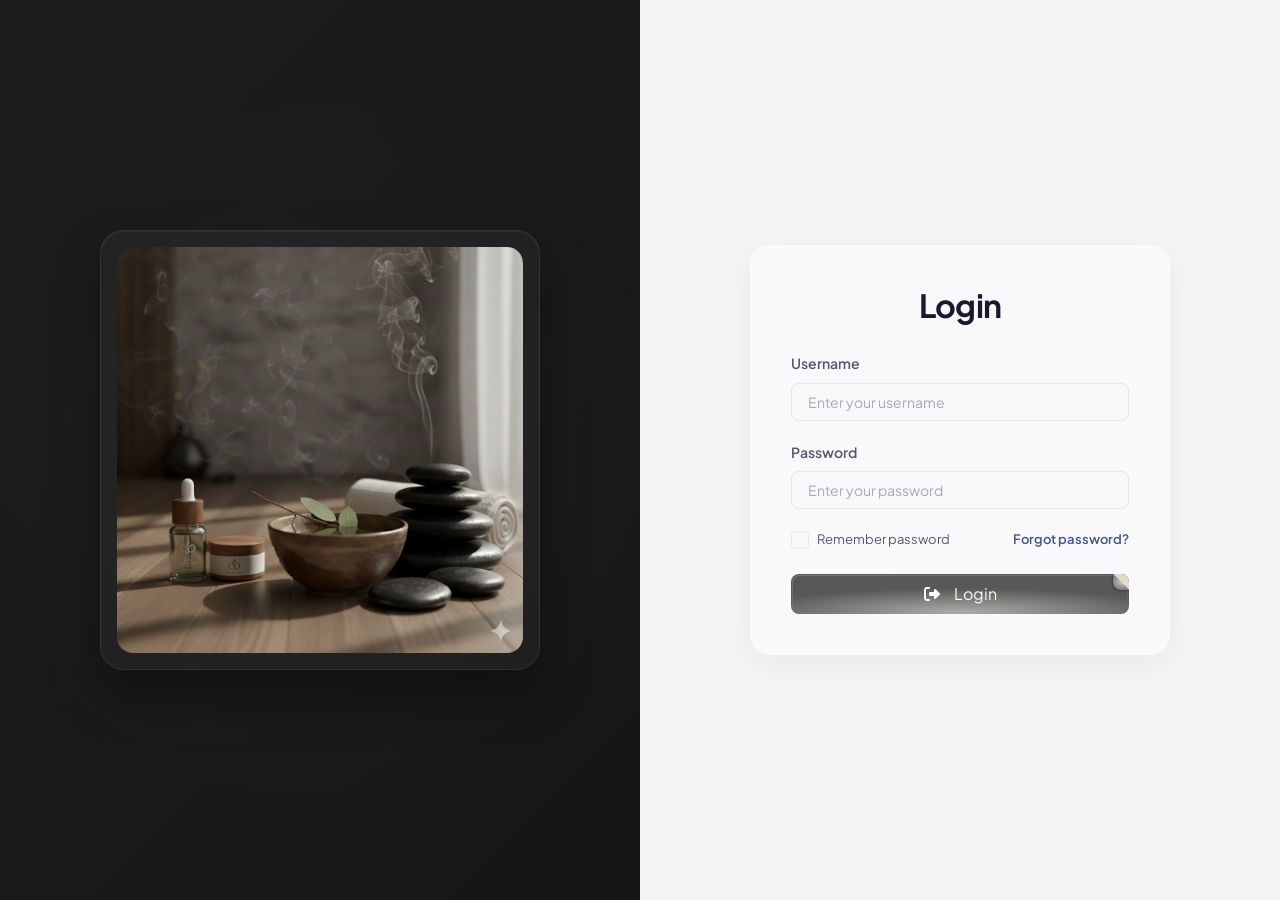
<file: login.html>
<!doctype html>
<html lang="en">
  <head>
    <meta charset="utf-8" />
    <meta content="width=device-width, initial-scale=1.0" name="viewport" />
    <meta http-equiv="Cache-Control" content="no-cache, no-store, must-revalidate" />
    <meta http-equiv="Pragma" content="no-cache" />
    <meta http-equiv="Expires" content="0" />
    <title>ZenOS - Login</title>

    <link href="https://cdn.jsdelivr.net/npm/bootstrap@5.3.3/dist/css/bootstrap.min.css" rel="stylesheet" />

    <link href="https://cdnjs.cloudflare.com/ajax/libs/font-awesome/6.4.0/css/all.min.css" rel="stylesheet" />

    <link rel="preconnect" href="https://fonts.googleapis.com" />
    <link rel="preconnect" href="https://fonts.gstatic.com" crossorigin />
    <link href="https://fonts.googleapis.com/css2?family=Plus+Jakarta+Sans:wght@300;400;500;600;700;800&display=swap" rel="stylesheet" />

    <link href="styles.css?v=17" rel="stylesheet" />
  </head>

  <body class="login-body">
    <div class="login-container">
      <div class="login-left">
        <div class="art-frame">
          <img src="images/topic.png" alt="Spa Therapy Art" class="art-image" />
        </div>
      </div>

      <div class="login-right">
        <div class="login-card" id="formCard">
          <div class="form-section active-form" id="loginFormSection">
            <h2 class="form-title">Login</h2>
            <form id="loginForm" onsubmit="event.preventDefault()">
              <div class="form-group">
                <label for="username" class="text-on-surface-variant login-form-label small fw-semibold">Username</label>
                <input type="text" id="username" class="ghost-input form-control" placeholder="Enter your username" required autocomplete="username" />
              </div>
              <div class="form-group">
                <label for="password" class="text-on-surface-variant login-form-label small fw-semibold">Password</label>
                <input type="password" id="password" class="ghost-input form-control" placeholder="Enter your password" required autocomplete="current-password" />
              </div>
              <div class="helpers-row">
                <label class="checkbox-container">
                  <input type="checkbox" id="rememberMe" class="form-check-input" />
                  <span>Remember password</span>
                </label>
                <a href="#" class="link-forgot" id="btnForgotPassword">Forgot password?</a>
              </div>
              <button type="submit" class="button w-100">
                <span class="fold"></span>
                <div class="points-wrapper">
                  <i class="point"></i>
                  <i class="point"></i>
                  <i class="point"></i>
                  <i class="point"></i>
                  <i class="point"></i>
                  <i class="point"></i>
                  <i class="point"></i>
                  <i class="point"></i>
                  <i class="point"></i>
                  <i class="point"></i>
                  <i class="point"></i>
                  <i class="point"></i>
                  <i class="point"></i>
                  <i class="point"></i>
                  <i class="point"></i>
                </div>
                <span class="inner"> <i class="fa-solid fa-right-from-bracket me-2"></i> Login </span>
              </button>
            </form>
          </div>

          <div class="form-section" id="resetFormSection">
            <h2 class="form-title-step">Step 1: Send Verification Code</h2>
            <form id="resetForm" onsubmit="event.preventDefault()">
              <div class="form-group">
                <label for="email" class="text-on-surface-variant login-form-label small fw-semibold">Email</label>
                <input type="email" id="email" class="ghost-input form-control" placeholder="Enter your email address" required autocomplete="email" />
              </div>
              <button type="submit" class="button btn-step-submit w-100">
                <span class="fold"></span>
                <div class="points-wrapper">
                  <i class="point"></i>
                  <i class="point"></i>
                  <i class="point"></i>
                  <i class="point"></i>
                  <i class="point"></i>
                  <i class="point"></i>
                  <i class="point"></i>
                  <i class="point"></i>
                  <i class="point"></i>
                  <i class="point"></i>
                  <i class="point"></i>
                  <i class="point"></i>
                  <i class="point"></i>
                  <i class="point"></i>
                  <i class="point"></i>
                </div>
                <span class="inner"> <i class="fa-regular fa-envelope me-2"></i> Send Verification Code </span>
              </button>
              <div class="back-link-container">
                <a href="#" class="link-back" id="btnBackToLogin">Back to Login</a>
              </div>
            </form>
          </div>

          <!-- Step 2: Reset Password -->
          <div class="form-section" id="resetPasswordStep2Section">
            <h2 class="form-title-step">Bước 2: đặt lại mật khẩu</h2>
            <form id="resetPasswordStep2Form" onsubmit="event.preventDefault()">
              <div class="form-group">
                <label for="resetUsername" class="text-on-surface-variant login-form-label small fw-semibold">Tên đăng nhập</label>
                <input type="text" id="resetUsername" class="ghost-input form-control" placeholder="Nhập tên đăng nhập" required />
              </div>
              <div class="form-group">
                <label for="resetNewPassword" class="text-on-surface-variant login-form-label small fw-semibold">Mật khẩu mới</label>
                <input type="password" id="resetNewPassword" class="ghost-input form-control" placeholder="Nhập mật khẩu mới" required />
              </div>
              <div class="form-group">
                <label for="resetPhone" class="text-on-surface-variant login-form-label small fw-semibold">Số điện thoại đăng ký</label>
                <input type="text" id="resetPhone" class="ghost-input form-control" placeholder="Nhập số điện thoại đăng ký" required />
              </div>
              <div class="form-group">
                <label for="resetOtp" class="text-on-surface-variant login-form-label small fw-semibold">Otp</label>
                <input type="text" id="resetOtp" class="ghost-input form-control" placeholder="Nhập mã OTP" required />
              </div>
              <button type="submit" class="button btn-step-submit w-100">
                <span class="fold"></span>
                <div class="points-wrapper">
                  <i class="point"></i>
                  <i class="point"></i>
                  <i class="point"></i>
                  <i class="point"></i>
                  <i class="point"></i>
                  <i class="point"></i>
                  <i class="point"></i>
                  <i class="point"></i>
                  <i class="point"></i>
                  <i class="point"></i>
                  <i class="point"></i>
                  <i class="point"></i>
                  <i class="point"></i>
                  <i class="point"></i>
                  <i class="point"></i>
                </div>
                <span class="inner"> <i class="fa-solid fa-user-plus me-2"></i> Register </span>
              </button>
              <div class="back-link-container">
                <a href="#" class="link-back" id="btnStep2BackToLogin">Back to Login</a>
              </div>
            </form>
          </div>
        </div>
      </div>
    </div>

    <script>
      document.addEventListener("DOMContentLoaded", () => {
        const loginSection = document.getElementById("loginFormSection");
        const resetSection = document.getElementById("resetFormSection");
        const resetStep2Section = document.getElementById("resetPasswordStep2Section");
        const btnForgotPassword = document.getElementById("btnForgotPassword");
        const btnBackToLogin = document.getElementById("btnBackToLogin");
        const btnStep2BackToLogin = document.getElementById("btnStep2BackToLogin");
        const formCard = document.getElementById("formCard");

        let isTransitioning = false;

        function transitionForms(fromSection, toSection, animationClass = "form-fade-in-slide-up") {
          if (isTransitioning) return;
          isTransitioning = true;

          const initialHeight = formCard.offsetHeight;
          formCard.style.height = `${initialHeight}px`;

          fromSection.classList.add("form-fade-out");

          setTimeout(() => {
            fromSection.classList.remove("active-form", "form-fade-out");
            toSection.classList.add("active-form", animationClass);

            formCard.style.height = "auto";
            const targetHeight = formCard.offsetHeight;
            formCard.style.height = `${initialHeight}px`;

            formCard.offsetHeight; // force reflow
            formCard.style.height = `${targetHeight}px`;

            setTimeout(() => {
              toSection.classList.remove(animationClass);
              formCard.style.height = "auto";
              isTransitioning = false;
            }, 350);
          }, 250);
        }

        // Forgot password click -> transitions to Step 1
        btnForgotPassword.addEventListener("click", (e) => {
          e.preventDefault();
          transitionForms(loginSection, resetSection);
        });

        // Step 1 Back to login click -> transitions to Login
        btnBackToLogin.addEventListener("click", (e) => {
          e.preventDefault();
          transitionForms(resetSection, loginSection, "form-fade-in");
        });

        // Step 2 Back to login click -> transitions to Login
        btnStep2BackToLogin.addEventListener("click", (e) => {
          e.preventDefault();
          transitionForms(resetStep2Section, loginSection, "form-fade-in");
        });

        const loginForm = document.getElementById("loginForm");
        if (loginForm) {
          loginForm.addEventListener("submit", (e) => {
            e.preventDefault();
            window.location.href = "dashboard.html";
          });
        }

        // Submit Step 1 -> transitions to Step 2
        const resetForm = document.getElementById("resetForm");
        if (resetForm) {
          resetForm.addEventListener("submit", (e) => {
            e.preventDefault();
            transitionForms(resetSection, resetStep2Section);
          });
        }

        // Submit Step 2 -> transitions to Login
        const resetPasswordStep2Form = document.getElementById("resetPasswordStep2Form");
        if (resetPasswordStep2Form) {
          resetPasswordStep2Form.addEventListener("submit", (e) => {
            e.preventDefault();
            alert("Password has been reset successfully!");
            transitionForms(resetStep2Section, loginSection, "form-fade-in");
          });
        }
      });
    </script>
  </body>
</html>
</file>
<file: styles.css>
/* ==========================================================================
   1. BASE, VARIABLES & THEMES
   ========================================================================== */

:root {
  --gutter: 24px;
  --margin-desktop: 40px;
  --margin-mobile: 16px;
  --container-max: 1440px;

  --color-primary: #1a1a2e;
  --color-on-primary: #ffffff;
  --color-secondary: #41548c;
  --color-secondary-container: #e8ecf8;
  --color-on-secondary: #ffffff;
  --color-on-secondary-container: #101935;
  --color-tertiary: #1a1a2e;
  --color-error: #ba1a1a;
  --color-on-error: #ffffff;
  --color-error-container: #ffdad6;
  --color-on-error-container: #410002;
  --color-background: #f5f5f7;
  --color-on-background: #1a1a2e;
  --color-surface: #f5f5f7;
  --color-on-surface: #1a1a2e;
  --color-on-surface-variant: #555770;
  --color-surface-container-low: #eeeef2;
  --color-surface-container: #e8e8ec;
  --color-surface-container-high: #e0e0e6;
  --color-surface-container-highest: #d5d5dd;
  --color-outline: #767689;
  --color-outline-variant: #c5c5d0;

  --glass-bg: rgba(255, 255, 255, 0.7);
  --glass-border: rgba(0, 0, 0, 0.08);
  --glass-shadow: rgba(0, 0, 0, 0.08);
  --hover-bg: rgba(0, 0, 0, 0.15);
  --divider-color: rgba(0, 0, 0, 0.08);
  --scrollbar-thumb: rgba(0, 0, 0, 0.12);
  --scrollbar-thumb-hover: rgba(0, 0, 0, 0.2);

  --body-bg: #f8f9fa;
  --body-gradient:
    radial-gradient(circle at 10% 20%, rgba(200, 180, 160, 0.18) 0%, rgba(200, 180, 160, 0.08) 30%, transparent 60%),
    radial-gradient(circle at 90% 80%, rgba(220, 215, 210, 0.2) 0%, rgba(220, 215, 210, 0.1) 35%, transparent 65%),
    radial-gradient(circle at 50% 50%, rgba(230, 225, 220, 0.12) 0%, rgba(230, 225, 220, 0.05) 40%, transparent 70%),
    linear-gradient(135deg, rgba(255, 255, 255, 0.4) 0%, rgba(255, 255, 255, 0.15) 50%, rgba(245, 245, 247, 0.05) 100%);

  --glass-card-bg: rgba(255, 255, 255, 0.45);
  --glass-card-border: rgba(255, 255, 255, 0.35);
  --glass-card-shadow: 0 8px 32px rgba(0, 0, 0, 0.06);

  --input-border-color: rgba(0, 0, 0, 0.08);
  --input-focus-bg: rgba(0, 0, 0, 0.03);
  --input-focus-shadow: 0 0 12px rgba(65, 84, 140, 0.18);
  --input-focus-border: rgba(65, 84, 140, 0.4);

  --btn-border-color: rgba(0, 0, 0, 0.25);
  --btn-hover-bg: rgba(0, 0, 0, 0.15);
  --btn-error-border: rgba(186, 26, 26, 0.2);
  --btn-error-hover-bg: rgba(186, 26, 26, 0.06);
  --btn-error-disabled-border: #8c0d0d;

  --sidebar-bg: rgba(255, 255, 255, 0.55);
  --sidebar-border: rgba(255, 255, 255, 0.35);
  --sidebar-shadow: 4px 0 24px rgba(0, 0, 0, 0.05);
  --nav-hover-bg: rgba(0, 0, 0, 0.05);
  --nav-active-bg: rgba(0, 0, 0, 0.08);
  --nav-active-arrow: rgba(0, 0, 0, 0.5);
  --submenu-border: rgba(0, 0, 0, 0.08);
  --submenu-header-color: rgba(0, 0, 0, 0.35);

  --topbar-bg: rgba(255, 255, 255, 0.5);
  --topbar-border: rgba(255, 255, 255, 0.3);
  --avatar-border: rgba(0, 0, 0, 0.1);

  --theme-icon-color: #7b8fc7;
  --theme-icon-animation: moonSwing 4s ease-in-out infinite;
  --theme-icon-filter: drop-shadow(0 0 4px rgba(160, 180, 255, 0.5));

  --badge-secondary-bg: rgba(65, 84, 140, 0.08);
  --badge-secondary-border: rgba(65, 84, 140, 0.18);
  --badge-neutral-bg: rgba(0, 0, 0, 0.04);
  --badge-neutral-border: rgba(0, 0, 0, 0.08);

  --color-success: #059669;
  --color-on-success: #ffffff;
  --color-warning: #d97706;
  --color-on-warning: #ffffff;
  --status-optimal-bg: rgba(5, 150, 105, 0.08);
  --status-optimal-border: rgba(5, 150, 105, 0.2);
  --status-warning-bg: rgba(217, 119, 6, 0.08);
  --status-warning-border: rgba(217, 119, 6, 0.2);
  --status-critical-bg: rgba(186, 26, 26, 0.08);
  --status-critical-border: rgba(186, 26, 26, 0.2);
  --status-offline-bg: rgba(0, 0, 0, 0.04);
  --status-offline-border: rgba(0, 0, 0, 0.1);

  --load-bar-bg: rgba(0, 0, 0, 0.06);
  --load-bar-empty-bg: rgba(0, 0, 0, 0.03);
  --muted-color: rgba(85, 87, 112, 0.5);

  --table-border: rgba(0, 0, 0, 0.08);
  --table-row-border: rgba(0, 0, 0, 0.04);
  --table-row-hover-bg: rgba(0, 0, 0, 0.03);
  --table-footer-bg: rgba(0, 0, 0, 0.02);
  --page-btn-active-bg: rgba(0, 0, 0, 0.06);
  --page-btn-active-border: rgba(0, 0, 0, 0.12);

  --action-divider-bg: rgba(0, 0, 0, 0.08);
  --notification-shadow: 0 4px 6px rgba(0, 0, 0, 0.15);

  --lang-dropdown-bg: #f5f5f7;
  --multi-select-panel-bg: #ffffff;
  --lang-active-bg: rgba(139, 111, 92, 0.14);
  --lang-active-color: #2a1f1d;
  --lang-active-border: rgba(139, 111, 92, 0.3);
  --dropdown-item-hover-bg: rgba(0, 0, 0, 0.06);
}

[data-theme="dark"] {
  --color-primary: #ffffff;
  --color-on-primary: #2d3133;
  --color-secondary: #b4c4f9;
  --color-secondary-container: #2b3a67;
  --color-on-secondary: #15224f;
  --color-on-secondary-container: #e8ecf8;
  --color-tertiary: #ffffff;
  --color-error: #ffb4ab;
  --color-on-error: #690005;
  --color-error-container: #93000a;
  --color-on-error-container: #ffdad6;
  --color-background: #131313;
  --color-on-background: #e5e2e1;
  --color-surface: #131313;
  --color-on-surface: #e5e2e1;
  --color-on-surface-variant: #c4c7c9;
  --color-surface-container-low: #1c1b1b;
  --color-surface-container: #20201f;
  --color-surface-container-high: #2a2a2a;
  --color-surface-container-highest: #353535;
  --color-outline: #8e9193;
  --color-outline-variant: #444749;

  --glass-bg: rgba(255, 255, 255, 0.05);
  --glass-border: rgba(255, 255, 255, 0.2);
  --glass-shadow: rgba(0, 0, 0, 0.4);
  --hover-bg: rgba(255, 255, 255, 0.15);
  --divider-color: rgba(255, 255, 255, 0.1);
  --scrollbar-thumb: rgba(255, 255, 255, 0.1);
  --scrollbar-thumb-hover: rgba(255, 255, 255, 0.2);

  --body-bg: #1a1a1a;
  --body-gradient:
    radial-gradient(circle at 12% 18%, rgba(164, 201, 255, 0.16) 0%, rgba(164, 201, 255, 0.08) 22%, transparent 52%),
    radial-gradient(circle at 88% 82%, rgba(255, 255, 255, 0.1) 0%, rgba(255, 255, 255, 0.04) 24%, transparent 50%),
    linear-gradient(135deg, rgba(255, 255, 255, 0.02) 0%, rgba(164, 201, 255, 0.03) 100%);

  --glass-card-bg: rgba(255, 255, 255, 0.05);
  --glass-card-border: rgba(255, 255, 255, 0.2);
  --glass-card-shadow: 0 20px 40px rgba(0, 0, 0, 0.4);

  --input-border-color: rgba(255, 255, 255, 0.2);
  --input-focus-bg: rgba(255, 255, 255, 0.1);
  --input-focus-shadow: 0 0 15px rgba(180, 196, 249, 0.25);
  --input-focus-border: rgba(180, 196, 249, 0.4);

  --btn-border-color: rgba(255, 255, 255, 0.2);
  --btn-hover-bg: rgba(255, 255, 255, 0.05);
  --btn-error-border: rgba(255, 180, 171, 0.3);
  --btn-error-hover-bg: rgba(255, 180, 171, 0.1);
  --btn-error-disabled-border: #ff7676;

  --sidebar-bg: rgba(255, 255, 255, 0.1);
  --sidebar-border: rgba(255, 255, 255, 0.2);
  --sidebar-shadow: 20px 40px 40px rgba(0, 0, 0, 0.4);
  --nav-hover-bg: rgba(255, 255, 255, 0.15);
  --nav-active-bg: rgba(255, 255, 255, 0.18);
  --nav-active-arrow: rgba(255, 255, 255, 0.7);
  --submenu-border: rgba(255, 255, 255, 0.1);
  --submenu-header-color: rgba(255, 255, 255, 0.35);

  --topbar-bg: rgba(28, 27, 27, 0.5);
  --topbar-border: rgba(255, 255, 255, 0.1);
  --avatar-border: rgba(255, 255, 255, 0.2);

  --theme-icon-color: #f0c040;
  --theme-icon-animation: sunGlow 4s linear infinite;
  --theme-icon-filter: none;

  --badge-secondary-bg: rgba(180, 196, 249, 0.12);
  --badge-secondary-border: rgba(180, 196, 249, 0.25);
  --badge-neutral-bg: rgba(255, 255, 255, 0.05);
  --badge-neutral-border: rgba(255, 255, 255, 0.1);

  --color-success: #10b981;
  --color-on-success: #064e3b;
  --color-warning: #f59e0b;
  --color-on-warning: #78350f;
  --status-optimal-bg: rgba(16, 185, 129, 0.15);
  --status-optimal-border: rgba(16, 185, 129, 0.25);
  --status-warning-bg: rgba(245, 158, 11, 0.15);
  --status-warning-border: rgba(245, 158, 11, 0.25);
  --status-critical-bg: rgba(147, 0, 10, 0.2);
  --status-critical-border: rgba(255, 180, 171, 0.3);
  --status-offline-bg: rgba(255, 255, 255, 0.1);
  --status-offline-border: rgba(255, 255, 255, 0.2);

  --load-bar-bg: rgba(255, 255, 255, 0.1);
  --load-bar-empty-bg: rgba(255, 255, 255, 0.05);
  --muted-color: rgba(196, 199, 201, 0.5);

  --table-border: rgba(255, 255, 255, 0.1);
  --table-row-border: rgba(255, 255, 255, 0.05);
  --table-row-hover-bg: rgba(255, 255, 255, 0.05);
  --table-footer-bg: rgba(255, 255, 255, 0.02);
  --page-btn-active-bg: rgba(255, 255, 255, 0.1);
  --page-btn-active-border: rgba(255, 255, 255, 0.2);

  --action-divider-bg: rgba(255, 255, 255, 0.2);
  --notification-shadow: 0 4px 6px rgba(0, 0, 0, 0.3);

  --lang-dropdown-bg: #1c1b1b;
  --multi-select-panel-bg: #1c1b1b;
  --lang-active-bg: rgba(139, 111, 92, 0.2);
  --lang-active-color: #f3d7bf;
  --lang-active-border: rgba(139, 111, 92, 0.4);
  --dropdown-item-hover-bg: rgba(255, 255, 255, 0.12);
}

html,
body {
  scrollbar-width: thin;
  scrollbar-color: var(--scrollbar-thumb) transparent;
}

::-webkit-scrollbar {
  width: 8px;
  height: 8px;
}

::-webkit-scrollbar-track {
  background: transparent;
}

::-webkit-scrollbar-thumb {
  background: var(--scrollbar-thumb);
  border-radius: 9999px;
  border: 2px solid transparent;
  background-clip: padding-box;
  transition: background-color 0.2s;
}

::-webkit-scrollbar-thumb:hover {
  background: var(--scrollbar-thumb-hover);
  border: 2px solid transparent;
  background-clip: padding-box;
}

body {
  font-family: "Plus Jakarta Sans", sans-serif;
  font-size: 16px;
  line-height: 1.6;
  color: var(--color-on-surface);
  background-color: var(--body-bg);
  background-image: var(--body-gradient);
  background-attachment: fixed;
  -webkit-font-smoothing: antialiased;
  -moz-osx-font-smoothing: grayscale;
  margin: 0;
  min-height: calc(100vh + 100px);
}

.text-headline-lg {
  font-size: 32px;
  line-height: 1.2;
  letter-spacing: -0.01em;
  font-weight: 600;
}

.text-display-lg {
  font-size: 36px;
  line-height: 1.1;
  letter-spacing: -0.02em;
  font-weight: 600;
}

.text-title-md {
  font-size: 20px;
  line-height: 1.4;
  font-weight: 500;
}

.text-body-sm {
  font-size: 14px;
  line-height: 1.5;
  font-weight: 400;
}

.text-label-caps {
  font-size: 12px;
  line-height: 1;
  letter-spacing: 0.05em;
  font-weight: 600;
  text-transform: uppercase;
}

.text-primary-color {
  color: var(--color-primary) !important;
}

.text-secondary-color {
  color: var(--color-secondary) !important;
}

.text-on-surface-variant {
  color: var(--color-on-surface-variant) !important;
}

.text-on-surface {
  color: var(--color-on-surface) !important;
}

.text-error-color {
  color: var(--color-error) !important;
}

.bg-error-color {
  background-color: var(--color-error) !important;
}

.text-on-error-color {
  color: var(--color-on-error) !important;
}

/* ==========================================================================
   2. GLOBAL COMPONENTS & INPUTS
   ========================================================================== */

.glass-card {
  background-color: var(--glass-card-bg);
  backdrop-filter: blur(15px);
  -webkit-backdrop-filter: blur(15px);
  border: 0.5px solid var(--glass-card-border);
  box-shadow: var(--glass-card-shadow);
  border-radius: 20px;
  padding: 1.5rem;
  transition:
    transform 0.3s cubic-bezier(0.4, 0, 0.2, 1),
    box-shadow 0.3s cubic-bezier(0.4, 0, 0.2, 1),
    border-color 0.3s cubic-bezier(0.4, 0, 0.2, 1);
}

.glass-card:hover {
  transform: translateY(-2px);
  border-color: rgba(0, 0, 0, 0.12);
  box-shadow:
    0 12px 32px rgba(0, 0, 0, 0.08),
    0 0 16px rgba(2, 103, 184, 0.04);
}

[data-theme="dark"] .glass-card:hover {
  border-color: rgba(255, 255, 255, 0.25);
  box-shadow:
    0 24px 48px rgba(0, 0, 0, 0.35),
    0 0 16px rgba(164, 201, 255, 0.1);
}

.ghost-input {
  background-color: transparent;
  border: 0.5px solid var(--input-border-color);
  transition: all 0.2s ease-in-out;
  color: var(--color-primary);
  font-size: 14px;
  border-radius: 8px;
  width: 100%;
  height: 38px !important;
  padding: 0 16px !important;
  box-sizing: border-box !important;
  box-shadow: none;
}

.ghost-input:hover {
  border-color: var(--input-focus-border);
  box-shadow: 0 0 8px rgba(2, 103, 184, 0.12);
}

[data-theme="dark"] .ghost-input:hover {
  border-color: var(--input-focus-border);
  box-shadow: 0 0 8px rgba(164, 201, 255, 0.18);
}

.ghost-input:focus,
.ghost-input:focus-visible {
  background-color: var(--input-focus-bg);
  outline: none;
  box-shadow: var(--input-focus-shadow);
  border-color: var(--input-focus-border);
  color: var(--color-primary);
}

.ghost-input::placeholder {
  color: var(--color-on-surface-variant);
  opacity: 0.5;
}

.ghost-input:disabled,
.ghost-input[disabled] {
  background-color: var(--color-surface-container-low) !important;
  color: var(--color-on-surface-variant) !important;
  border-color: var(--color-outline-variant) !important;
  opacity: 0.7 !important;
  cursor: not-allowed;
}

.ghost-button {
  background-color: transparent;
  border: 1px solid var(--btn-border-color);
  transition: all 0.2s ease-in-out;
  color: var(--color-primary);
  font-size: 14px;
  padding: 0 16px !important;
  height: 38px !important;
  display: inline-flex !important;
  align-items: center !important;
  justify-content: center !important;
  box-sizing: border-box !important;
  border-radius: 8px !important;
  cursor: pointer;
  gap: 8px;
  box-shadow: none;
  --bs-btn-active-bg: transparent;
  --bs-btn-active-border-color: var(--btn-border-color);
  --bs-btn-active-color: var(--color-primary);
}

.ghost-button:hover {
  background-color: var(--btn-hover-bg);
  transform: translateY(-1px);
  color: var(--color-primary);
  border-color: var(--btn-border-color);
  box-shadow: none;
}

.ghost-button:focus,
.ghost-button:focus-visible {
  background-color: transparent;
  border-color: var(--btn-border-color);
  color: var(--color-primary);
  box-shadow: none;
  outline: none;
}

.ghost-button:active {
  background-color: var(--btn-hover-bg);
  border-color: var(--btn-border-color);
  color: var(--color-primary);
  box-shadow: none;
}

.ghost-button.btn-error {
  color: var(--color-error);
  border-color: var(--btn-error-border);
  --bs-btn-active-color: var(--color-error);
  --bs-btn-active-border-color: var(--btn-error-border);
}

.ghost-button.btn-error:hover {
  background-color: var(--btn-error-hover-bg);
  color: var(--color-error);
  border-color: var(--btn-error-border);
}

.ghost-button:disabled {
  opacity: 0.5;
  cursor: not-allowed;
  transform: none;
}

.ghost-button.btn-error:disabled {
  border-color: var(--btn-error-disabled-border);
}

.btn-primary {
  background-color: #242426 !important;
  border-color: #242426 !important;
  color: #ffffff !important;
  box-shadow:
    0 4px 12px rgba(36, 36, 38, 0.15),
    inset 0 1px 0 rgba(255, 255, 255, 0.15) !important;
  transition: all 0.25s cubic-bezier(0.4, 0, 0.2, 1) !important;
}

.btn-primary:hover,
.btn-primary:focus {
  background-color: #3e3e42 !important;
  border-color: #3e3e42 !important;
  color: #ffffff !important;
  box-shadow: 0 6px 16px rgba(36, 36, 38, 0.25) !important;
  transform: translateY(-1px) !important;
}

.btn-primary:active {
  transform: translateY(1px) !important;
  background-color: #1c1c1e !important;
  border-color: #1c1c1e !important;
  color: #ffffff !important;
  box-shadow: 0 2px 6px rgba(36, 36, 38, 0.15) !important;
}

.btn-primary:disabled {
  background-color: #767689 !important;
  border-color: #767689 !important;
  color: rgba(255, 255, 255, 0.6) !important;
  transform: none !important;
  box-shadow: none !important;
}

[data-theme="dark"] .btn-primary {
  background-color: #e2e2e9 !important;
  border-color: #e2e2e9 !important;
  color: #242426 !important;
  box-shadow: 0 4px 12px rgba(0, 0, 0, 0.3) !important;
}

[data-theme="dark"] .btn-primary:hover,
[data-theme="dark"] .btn-primary:focus {
  background-color: #ffffff !important;
  border-color: #ffffff !important;
  color: #121214 !important;
  box-shadow: 0 6px 16px rgba(0, 0, 0, 0.4) !important;
}

[data-theme="dark"] .btn-primary:active {
  background-color: #c8c8cf !important;
  border-color: #c8c8cf !important;
  color: #242426 !important;
  box-shadow: 0 2px 6px rgba(0, 0, 0, 0.3) !important;
}

.form-check-input {
  cursor: pointer;
  border: 1px solid var(--input-border-color) !important;
  background-color: transparent !important;
  width: 18px !important;
  height: 18px !important;
  border-radius: 4px !important;
  transition: all 0.2s cubic-bezier(0.4, 0, 0.2, 1);
  margin: 0;
  display: inline-block;
  box-shadow: none !important;
}

.form-check-input:checked {
  background-color: #242426 !important;
  border-color: #242426 !important;
  background-image: url("data:image/svg+xml,%3csvg xmlns='http://www.w3.org/2000/svg' viewBox='0 0 20 20'%3e%3cpath fill='none' stroke='%23fff' stroke-linecap='round' stroke-linejoin='round' stroke-width='3' d='m6 10 3 3 6-6'/%3e%3c/svg%3e") !important;
}

[data-theme="dark"] .form-check-input:checked {
  background-color: #e2e2e9 !important;
  border-color: #e2e2e9 !important;
  background-image: url("data:image/svg+xml,%3csvg xmlns='http://www.w3.org/2000/svg' viewBox='0 0 20 20'%3e%3cpath fill='none' stroke='%23242426' stroke-linecap='round' stroke-linejoin='round' stroke-width='3' d='m6 10 3 3 6-6'/%3e%3c/svg%3e") !important;
}

.form-check-input:focus {
  box-shadow: 0 0 0 2px rgba(2, 103, 184, 0.25) !important;
  border-color: var(--color-secondary) !important;
}

[data-theme="dark"] .form-check-input:focus {
  box-shadow: 0 0 0 2px rgba(164, 201, 255, 0.25) !important;
}

.form-range::-webkit-slider-thumb {
  background-color: var(--color-secondary) !important;
  transition:
    background-color 0.15s ease-in-out,
    border-color 0.15s ease-in-out,
    box-shadow 0.15s ease-in-out !important;
}

.form-range::-webkit-slider-thumb:active {
  background-color: var(--color-secondary) !important;
  filter: brightness(0.9) !important;
}

[data-theme="dark"] .form-range::-webkit-slider-thumb:active {
  filter: brightness(1.1) !important;
}

.form-range::-moz-range-thumb {
  background-color: var(--color-secondary) !important;
  transition:
    background-color 0.15s ease-in-out,
    border-color 0.15s ease-in-out,
    box-shadow 0.15s ease-in-out !important;
}

.form-range::-moz-range-thumb:active {
  background-color: var(--color-secondary) !important;
  filter: brightness(0.9) !important;
}

[data-theme="dark"] .form-range::-moz-range-thumb:active {
  filter: brightness(1.1) !important;
}

.form-range:focus {
  outline: none !important;
  box-shadow: none !important;
}

.form-range:focus::-webkit-slider-thumb {
  box-shadow:
    0 0 0 1px var(--color-background),
    var(--input-focus-shadow) !important;
}

.form-range:focus::-moz-range-thumb {
  box-shadow:
    0 0 0 1px var(--color-background),
    var(--input-focus-shadow) !important;
}

.form-range::-webkit-slider-runnable-track {
  background-color: var(--color-surface-container-high) !important;
  border-radius: 9999px !important;
}

.form-range::-moz-range-track {
  background-color: var(--color-surface-container-high) !important;
  border-radius: 9999px !important;
}

.btn-close {
  opacity: 0.6;
  transition: all 0.25s cubic-bezier(0.4, 0, 0.2, 1);
  background-color: rgba(0, 0, 0, 0.05);
  border-radius: 50%;
  padding: 8px;
  box-sizing: content-box;
  filter: none !important;
  border: 0.5px solid rgba(0, 0, 0, 0.08);
  box-shadow: 0 1px 2px rgba(0, 0, 0, 0.05);
}

.btn-close:hover {
  opacity: 1;
  transform: rotate(90deg);
  background-color: rgba(0, 0, 0, 0.12);
  border-color: rgba(0, 0, 0, 0.15);
  box-shadow: 0 0 8px rgba(0, 0, 0, 0.1);
}

[data-theme="dark"] .btn-close {
  filter: invert(1) brightness(1.5) !important;
  background-color: rgba(255, 255, 255, 0.08);
  border-color: rgba(255, 255, 255, 0.1);
  box-shadow: 0 0 8px rgba(0, 0, 0, 0.3);
}

[data-theme="dark"] .btn-close:hover {
  background-color: rgba(255, 255, 255, 0.18);
  border-color: rgba(255, 255, 255, 0.3);
  box-shadow: 0 0 12px rgba(255, 255, 255, 0.25);
}

/* ==========================================================================
   3. MOBILE HEADER
   ========================================================================== */

.mobile-header {
  display: none;
  position: fixed;
  top: 0;
  left: 0;
  width: 100%;
  height: 64px;
  background-color: var(--topbar-bg);
  backdrop-filter: blur(12px);
  -webkit-backdrop-filter: blur(12px);
  border-bottom: 1px solid var(--topbar-border);
  z-index: 1000;
  justify-content: space-between;
  align-items: center;
  padding: 0 16px;
}

.mobile-menu-toggle,
.mobile-btn {
  background: none;
  border: none;
  color: var(--color-on-surface-variant);
  font-size: 20px;
  cursor: pointer;
  padding: 8px;
  display: flex;
  align-items: center;
  justify-content: center;
  transition:
    color 0.2s,
    transform 0.2s;
}

.mobile-menu-toggle:hover,
.mobile-btn:hover {
  color: var(--color-primary);
  transform: scale(1.05);
}

.mobile-brand {
  display: flex;
  align-items: center;
  gap: 8px;
}

.mobile-logo {
  width: 28px;
  height: 28px;
  object-fit: contain;
}

.mobile-title {
  font-size: 18px;
  font-weight: 600;
  color: var(--color-primary);
  letter-spacing: -0.01em;
}

.mobile-actions {
  display: flex;
  align-items: center;
  gap: 8px;
}

.mobile-lang-flag {
  width: 20px !important;
  height: 14px !important;
  object-fit: cover !important;
  border-radius: 2px !important;
  border: none !important;
}

/* ==========================================================================
   4. TOP BAR (DESKTOP)
   ========================================================================== */

.topbar {
  position: fixed;
  top: 0;
  left: 256px;
  width: calc(100% - 281px);
  height: 80px;
  background-color: var(--topbar-bg);
  backdrop-filter: blur(12px);
  -webkit-backdrop-filter: blur(12px);
  border-bottom: 1px solid var(--topbar-border);
  border-bottom-left-radius: 20px;
  z-index: 100;
  display: flex;
  justify-content: space-between;
  align-items: center;
  padding: 0 24px;
  flex-shrink: 0;
  margin-left: 20px;
}

.topbar-search-wrapper {
  width: 33%;
  transition: width 0.3s ease;
}

.topbar-search {
  position: relative;
  width: 100%;
  max-width: 400px;
}

.topbar-search i {
  position: absolute;
  left: 14px;
  top: 50%;
  transform: translateY(-50%);
  color: var(--color-on-surface-variant);
  opacity: 0.7;
  font-size: 14px;
  z-index: 1;
}

.topbar-search input {
  width: 100%;
  border-radius: 9999px;
  padding: 8px 16px 8px 40px;
  background-color: rgba(255, 255, 255, 0.6);
  border: 0.5px solid rgba(0, 0, 0, 0.06);
  transition: all 0.2s ease-in-out;
}

.topbar-search input:focus {
  background-color: rgba(255, 255, 255, 0.8);
  outline: none;
  box-shadow: var(--input-focus-shadow);
  border-color: var(--input-focus-border);
}

[data-theme="dark"] .topbar-search input {
  background-color: var(--color-surface-container-low);
  border-color: var(--input-border-color);
}

[data-theme="dark"] .topbar-search input:focus {
  background-color: var(--input-focus-bg);
}

.topbar-actions {
  display: flex;
  align-items: center;
  gap: 24px;
  margin-right: 16px;
}

.topbar-btn {
  background: none;
  border: none;
  color: var(--color-on-surface-variant);
  cursor: pointer;
  padding: 0;
  transition:
    color 0.25s ease,
    transform 0.25s ease;
  position: relative;
}

.topbar-btn:hover {
  color: var(--color-primary);
  transform: scale(1.05);
  transition:
    color 0.25s ease,
    transform 0.25s ease;
}

.topbar-btn i {
  font-size: 20px;
}

@keyframes bellRing {
  0% {
    transform: rotate(0deg);
  }

  5% {
    transform: rotate(14deg);
  }

  10% {
    transform: rotate(-12deg);
  }

  15% {
    transform: rotate(10deg);
  }

  20% {
    transform: rotate(-8deg);
  }

  25% {
    transform: rotate(6deg);
  }

  30% {
    transform: rotate(-4deg);
  }

  35% {
    transform: rotate(2deg);
  }

  40% {
    transform: rotate(0deg);
  }

  100% {
    transform: rotate(0deg);
  }
}

.topbar-btn-bell i {
  transform-origin: top center;
  animation: bellRing 3s ease-in-out infinite;
}

@keyframes sunGlow {
  0% {
    filter: drop-shadow(0 0 2px rgba(255, 200, 50, 0.3));
    transform: rotate(0deg);
  }

  25% {
    filter: drop-shadow(0 0 8px rgba(255, 200, 50, 0.6));
  }

  50% {
    filter: drop-shadow(0 0 12px rgba(255, 200, 50, 0.8));
    transform: rotate(180deg);
  }

  75% {
    filter: drop-shadow(0 0 8px rgba(255, 200, 50, 0.6));
  }

  100% {
    filter: drop-shadow(0 0 2px rgba(255, 200, 50, 0.3));
    transform: rotate(360deg);
  }
}

.topbar-btn-sun i {
  color: var(--theme-icon-color);
  animation: var(--theme-icon-animation);
  filter: var(--theme-icon-filter);
}

.topbar-btn i.fa-language {
  transform-style: preserve-3d;
  animation: languageWave 2s ease-in-out infinite;
}

.notification-badge {
  position: absolute;
  top: -10px;
  right: -10px;
  background-color: var(--color-error);
  color: var(--color-on-error);
  font-size: 10px;
  font-weight: 700;
  border-radius: 9999px;
  display: flex;
  align-items: center;
  justify-content: center;
  box-shadow: var(--notification-shadow);
  border: 1px solid var(--color-background);
  min-width: 1.25rem;
  height: 20px;
  padding: 0 4px;
}

.avatar-wrapper {
  width: 40px;
  height: 40px;
  flex-shrink: 0;
  margin-left: 8px;
}

.avatar-wrapper img {
  width: 100%;
  height: 100%;
  object-fit: cover;
}

.notification-dropdown-wrapper {
  position: relative;
}

.notification-dropdown.dropdown-menu {
  inset: auto !important;
  transform: none !important;
  top: calc(100% + 12px) !important;
  right: 0 !important;
  left: auto !important;
  width: min(380px, calc(100vw - 32px));
  background-color: var(--lang-dropdown-bg) !important;
  border: 0.5px solid var(--glass-card-border);
  box-shadow:
    var(--glass-card-shadow),
    0 8px 32px rgba(0, 0, 0, 0.15);
  border-radius: 16px;
  padding: 8px;
  z-index: 1050;
  animation: langDropdownFadeIn 0.25s ease;
}

.notification-dropdown-header {
  display: flex;
  align-items: flex-start;
  justify-content: space-between;
  gap: 16px;
  padding: 12px;
}

.notification-dropdown-header h6 {
  margin: 0;
  color: var(--color-on-surface);
  font-size: 14px;
  font-weight: 600;
}

.notification-dropdown-header p {
  margin: 4px 0 0;
  color: var(--color-on-surface-variant);
  font-size: 12px;
}

.notification-mark-all {
  color: var(--color-secondary);
  text-decoration: none;
  font-size: 12px;
  font-weight: 600;
  white-space: nowrap;
}

.notification-mark-all:hover {
  color: var(--color-primary);
}

.notification-list {
  display: flex;
  flex-direction: column;
  gap: 4px;
  max-height: 320px;
  overflow-y: auto;
  padding: 0 4px 4px;
}

.notification-item {
  display: flex;
  align-items: flex-start;
  gap: 12px;
  padding: 12px;
  border-radius: 12px;
  text-decoration: none;
  color: var(--color-on-surface);
  position: relative;
  transition:
    background-color 0.2s ease,
    transform 0.2s ease,
    box-shadow 0.2s ease;
}

.notification-item:hover,
.notification-item:focus {
  background-color: var(--btn-hover-bg);
  transform: translateY(-1px);
  box-shadow: 0 0 0 1px var(--glass-card-border);
}

.notification-item.unread {
  background-color: var(--badge-neutral-bg);
}

.notification-item.unread::after {
  content: "";
  position: absolute;
  top: 16px;
  right: 12px;
  width: 8px;
  height: 8px;
  border-radius: 50%;
  background-color: var(--color-secondary);
  box-shadow: 0 0 0 3px rgba(2, 103, 184, 0.12);
}

.notification-item-icon {
  width: 40px;
  height: 40px;
  border-radius: 12px;
  display: flex;
  align-items: center;
  justify-content: center;
  flex-shrink: 0;
}

.notification-item-icon i {
  font-size: 16px;
}

.icon-primary-soft {
  background-color: rgba(2, 103, 184, 0.12);
  color: var(--color-secondary);
}

.icon-secondary-soft {
  background-color: rgba(164, 201, 255, 0.16);
  color: var(--color-on-secondary-container);
}

.icon-error-soft {
  background-color: rgba(186, 26, 26, 0.12);
  color: var(--color-error);
}

.icon-muted-soft {
  background-color: var(--badge-neutral-bg);
  color: var(--color-on-surface-variant);
}

.notification-item-content {
  min-width: 0;
  flex: 1;
}

.notification-item-top {
  display: flex;
  align-items: center;
  justify-content: space-between;
  gap: 16px;
  padding-right: 16px;
}

.notification-item-top span {
  color: var(--color-on-surface);
  font-size: 14px;
  font-weight: 600;
}

.notification-item-top time {
  color: var(--color-on-surface-variant);
  font-size: 12px;
  white-space: nowrap;
}

.notification-item-content p {
  margin: 4px 0 0;
  color: var(--color-on-surface-variant);
  font-size: 13px;
  line-height: 1.5;
}

.notification-dropdown .dropdown-divider {
  margin: 6px 4px;
  border-top-color: var(--divider-color);
}

.notification-footer-link {
  display: block;
  padding: 10px 12px;
  border-radius: 10px;
  text-align: center;
  text-decoration: none;
  color: var(--color-on-surface);
  font-size: 13px;
  font-weight: 600;
  transition:
    background-color 0.2s ease,
    color 0.2s ease;
}

.notification-footer-link:hover {
  background-color: var(--btn-hover-bg);
  color: var(--color-primary);
}

.lang-dropdown-wrapper {
  position: relative;
}

.lang-dropdown.dropdown-menu {
  inset: auto !important;
  transform: none !important;
  top: calc(100% + 10px) !important;
  right: 0 !important;
  left: auto !important;
  min-width: 230px;
  background-color: var(--lang-dropdown-bg) !important;
  border: 0.5px solid var(--glass-card-border);
  box-shadow:
    var(--glass-card-shadow),
    0 8px 32px rgba(0, 0, 0, 0.15);
  border-radius: 12px;
  padding: 6px 8px;
  z-index: 1050;
  flex-direction: column;
  gap: 4px;
  animation: langDropdownFadeIn 0.25s ease;
}

.lang-dropdown.dropdown-menu.show {
  display: flex;
}

@keyframes langDropdownFadeIn {
  from {
    opacity: 0;
    transform: translateY(-8px) scale(0.96);
  }

  to {
    opacity: 1;
    transform: translateY(0) scale(1);
  }
}

.lang-dropdown.dropdown-menu .dropdown-item {
  background-color: transparent;
  padding: 0;
  white-space: nowrap;
}

.lang-dropdown.dropdown-menu .dropdown-item:hover,
.lang-dropdown.dropdown-menu .dropdown-item:focus,
.lang-dropdown.dropdown-menu .dropdown-item:active {
  background-color: transparent;
}

.lang-item {
  display: flex;
  align-items: center;
  gap: 12px;
  padding: 10px 12px !important;
  border-radius: 8px;
  text-decoration: none;
  color: var(--color-on-surface);
  font-size: 14px;
  font-weight: 500;
  transition: all 0.25s cubic-bezier(0.4, 0, 0.2, 1);
  position: relative;
  overflow: hidden;
}

.lang-item::before {
  content: "";
  position: absolute;
  inset: 0;
  border-radius: 8px;
  background: linear-gradient(135deg, var(--hover-bg), transparent);
  opacity: 0;
  transition: opacity 0.25s ease;
  pointer-events: none;
}

.lang-item:hover {
  color: var(--color-primary);
  transform: translateX(4px);
  box-shadow:
    0 0 0 1px var(--glass-card-border),
    0 2px 8px var(--glass-shadow);
}

.lang-item:hover::before {
  opacity: 1;
}

.lang-item:active {
  transform: translateX(4px) scale(0.98);
}

.lang-item img {
  width: 24px;
  height: 24px;
  border-radius: 50%;
  object-fit: cover;
  border: 1.5px solid var(--glass-card-border);
  flex-shrink: 0;
  transition:
    transform 0.25s ease,
    box-shadow 0.25s ease;
}

.lang-item:hover img {
  transform: scale(1.1);
  box-shadow: 0 0 8px var(--glass-shadow);
}

.lang-item span {
  transition: transform 0.25s ease;
}

.lang-item:hover span {
  transform: translateX(2px);
}

.lang-item-active {
  background-color: var(--lang-active-bg) !important;
  color: var(--lang-active-color);
  font-weight: 600;
}

.lang-item-active img {
  border-color: var(--lang-active-color);
  box-shadow: 0 0 6px var(--lang-active-border);
}

.options-dropdown-wrapper {
  position: relative;
}

.options-dropdown.dropdown-menu {
  inset: auto !important;
  transform: none !important;
  top: calc(100% + 10px) !important;
  right: 0 !important;
  left: auto !important;
  width: 250px;
  background-color: var(--lang-dropdown-bg) !important;
  border: 0.5px solid var(--glass-card-border);
  box-shadow:
    var(--glass-card-shadow),
    0 8px 32px rgba(0, 0, 0, 0.15);
  border-radius: 12px;
  padding: 6px 8px;
  z-index: 1050;
  display: none;
  flex-direction: column;
  gap: 4px;
  animation: langDropdownFadeIn 0.25s ease;
}

.options-dropdown.dropdown-menu.show {
  display: flex;
}

.options-dropdown.dropdown-menu .dropdown-item {
  background-color: transparent;
  padding: 8px 12px;
  border-radius: 8px;
  color: var(--color-on-surface);
  font-size: 14px;
  font-weight: 500;
  transition: all 0.25s cubic-bezier(0.4, 0, 0.2, 1);
  display: flex;
  align-items: center;
  border: none;
  text-align: left;
  width: 100%;
}

.options-dropdown.dropdown-menu .dropdown-item:hover,
.options-dropdown.dropdown-menu .dropdown-item:focus {
  background-color: var(--btn-hover-bg);
  color: var(--color-primary);
}

.options-dropdown.dropdown-menu .dropdown-item i {
  color: var(--color-on-surface-variant);
  transition: color 0.25s ease;
  width: 20px;
  text-align: center;
}

.options-dropdown.dropdown-menu .dropdown-item:hover i {
  color: var(--color-primary);
}

.options-dropdown .dropdown-header {
  display: flex;
  align-items: center;
  gap: 8px;
  padding: 10px 16px 6px 17px !important;
  margin-top: 6px;
  margin-bottom: 4px;
  margin-left: -8px;
  margin-right: -8px;
  font-size: 10.5px;
  font-weight: 700;
  letter-spacing: 0.08em;
  text-transform: uppercase;
  color: var(--color-on-surface-variant) !important;
  opacity: 0.8;
  border-left: 3px solid var(--color-secondary);
  border-radius: 0 4px 4px 0;
  pointer-events: none;
  background: transparent;
}

.options-dropdown .dropdown-header i {
  color: var(--color-secondary) !important;
  font-size: 13px;
  width: auto;
  text-align: left;
}

.options-dropdown .dropdown-header span {
  color: var(--color-on-surface-variant) !important;
}

.options-dropdown .dropdown-divider {
  margin: 8px -8px;
  border-top: 1px solid var(--divider-color);
  opacity: 1;
}

.avatar-wrapper.dropdown {
  position: relative;
}

.topbar-btn-avatar {
  padding: 0;
  border: none;
  background: transparent;
  width: 40px;
  height: 40px;
  border-radius: 50%;
  overflow: hidden;
  border: 1px solid var(--avatar-border);
}

.topbar-btn-avatar::after {
  display: none;
}

.topbar-btn-avatar img {
  width: 100%;
  height: 100%;
  object-fit: cover;
}

.avatar-dropdown.dropdown-menu {
  inset: auto !important;
  transform: none !important;
  top: calc(100% + 12px) !important;
  right: 0 !important;
  left: auto !important;
  min-width: 270px;
  background-color: var(--lang-dropdown-bg) !important;
  border: 0.5px solid var(--glass-card-border);
  box-shadow:
    var(--glass-card-shadow),
    0 8px 32px rgba(0, 0, 0, 0.15);
  border-radius: 16px;
  padding: 8px;
  z-index: 1050;
  animation: langDropdownFadeIn 0.25s ease;
}

.avatar-dropdown-header {
  display: flex;
  align-items: center;
  gap: 12px;
  padding: 12px;
}

.avatar-dropdown-header img {
  width: 48px;
  height: 48px;
  border-radius: 50%;
  border: 1px solid var(--avatar-border);
}

.avatar-dropdown-header h6 {
  margin: 0;
  color: var(--color-on-surface);
  font-size: 14px;
  font-weight: 600;
}

.avatar-dropdown-header p {
  margin: 2px 0 0;
  color: var(--color-on-surface-variant);
  font-size: 12px;
}

.avatar-dropdown .dropdown-divider {
  margin: 6px 4px;
  border-top-color: var(--divider-color);
}

.avatar-dropdown-item {
  display: flex;
  align-items: center;
  gap: 12px;
  padding: 10px 12px !important;
  border-radius: 10px;
  color: var(--color-on-surface);
  font-size: 14px;
  font-weight: 500;
  position: relative;
  overflow: hidden;
  transition:
    transform 0.2s ease,
    background-color 0.2s ease,
    color 0.2s ease,
    box-shadow 0.2s ease;
}

.avatar-dropdown-item::before {
  content: "";
  position: absolute;
  inset: 0;
  border-radius: 10px;
  background: linear-gradient(135deg, var(--hover-bg), transparent);
  opacity: 0;
  transition: opacity 0.25s ease;
  pointer-events: none;
}

.avatar-dropdown-item i {
  width: 16px;
  color: var(--color-on-surface-variant);
  transition:
    transform 0.2s ease,
    color 0.2s ease;
}

.avatar-dropdown-item span {
  transition: transform 0.2s ease;
}

.avatar-dropdown-item:hover,
.avatar-dropdown-item:focus,
.avatar-dropdown-item:active {
  background-color: var(--hover-bg);
  color: var(--color-primary);
  transform: translateX(4px);
  box-shadow:
    0 0 0 1px var(--glass-card-border),
    0 2px 8px var(--glass-shadow);
}

.avatar-dropdown-item:hover::before,
.avatar-dropdown-item:focus::before,
.avatar-dropdown-item:active::before {
  opacity: 1;
}

.avatar-dropdown-item:hover i,
.avatar-dropdown-item:focus i,
.avatar-dropdown-item:active i {
  color: var(--color-primary);
  transform: translateX(2px);
}

.avatar-dropdown-item:hover span,
.avatar-dropdown-item:focus span,
.avatar-dropdown-item:active span {
  transform: translateX(2px);
}

.avatar-dropdown-item.logout {
  color: var(--color-error);
}

.avatar-dropdown-item.logout i {
  color: var(--color-error);
}

@keyframes languageWave {
  0%,
  100% {
    transform: rotateY(0deg);
  }

  25% {
    transform: rotateY(45deg);
  }

  50% {
    transform: rotateY(0deg);
  }

  75% {
    transform: rotateY(-45deg);
  }
}

@keyframes moonSwing {
  0% {
    transform: rotate(0deg) scale(1);
    filter: drop-shadow(0 0 3px rgba(160, 180, 255, 0.4));
  }

  10% {
    transform: rotate(12deg) scale(1.05);
    filter: drop-shadow(0 0 8px rgba(160, 180, 255, 0.7));
  }

  20% {
    transform: rotate(-10deg) scale(1);
    filter: drop-shadow(0 0 10px rgba(160, 180, 255, 0.8));
  }

  30% {
    transform: rotate(8deg) scale(1.03);
    filter: drop-shadow(0 0 12px rgba(160, 180, 255, 0.9));
  }

  40% {
    transform: rotate(-5deg) scale(1);
    filter: drop-shadow(0 0 8px rgba(160, 180, 255, 0.7));
  }

  50% {
    transform: rotate(0deg) scale(1);
    filter: drop-shadow(0 0 4px rgba(160, 180, 255, 0.5));
  }

  100% {
    transform: rotate(0deg) scale(1);
    filter: drop-shadow(0 0 3px rgba(160, 180, 255, 0.4));
  }
}

/* ==========================================================================
   5. NAV / SIDEBAR
   ========================================================================== */

.sidebar {
  width: 256px;
  position: fixed;
  left: 0;
  top: 0;
  height: 100%;
  background-color: var(--sidebar-bg);
  backdrop-filter: blur(15px);
  -webkit-backdrop-filter: blur(15px);
  border-right: 0.5px solid var(--sidebar-border);
  box-shadow: var(--sidebar-shadow);
  border-radius: 0 20px 20px 0;
  padding: 30px 22px;
  z-index: 20;
  display: flex;
  flex-direction: column;
  color: var(--color-primary);
  letter-spacing: -0.02em;
}

.sidebar-brand {
  display: flex;
  align-items: center;
  gap: 16px;
  margin-bottom: 24px;
  border-bottom: 1px solid var(--divider-color);
  padding-bottom: 18px;
  flex-shrink: 0;
}

.sidebar-brand-logo {
  width: 40px;
  height: 40px;
  border-radius: 50%;
  flex-shrink: 0;
  display: flex;
  align-items: center;
  justify-content: center;
}

.sidebar-brand-logo img {
  width: 100%;
  height: 100%;
  object-fit: contain;
}

.sidebar-brand h1 {
  font-size: 32px;
  line-height: 1.2;
  letter-spacing: -0.01em;
  font-weight: 600;
  color: var(--color-primary);
  margin: 0;
}

.sidebar-brand p {
  font-size: 12px;
  letter-spacing: 0.05em;
  font-weight: 600;
  text-transform: uppercase;
  color: var(--color-on-surface-variant);
  margin: 0;
  opacity: 0.7;
  margin-top: 4px;
  letter-spacing: 0.1em;
}

.sidebar-nav {
  list-style: none;
  padding: 0;
  margin: 0;
  flex: 1;
  display: flex;
  flex-direction: column;
  gap: 4px;
  overflow-y: auto;
  overflow-x: hidden;
  scrollbar-width: thin;
  scrollbar-color: var(--scrollbar-thumb) transparent;
}

.sidebar-nav::-webkit-scrollbar {
  width: 4px;
}

.sidebar-nav::-webkit-scrollbar-track {
  background: transparent;
}

.sidebar-nav::-webkit-scrollbar-thumb {
  background: var(--scrollbar-thumb);
  border-radius: 4px;
}

.sidebar-nav::-webkit-scrollbar-thumb:hover {
  background: var(--scrollbar-thumb-hover);
}

.nav-link-item {
  display: flex;
  align-items: center;
  gap: 12px;
  padding: 8px 10px;
  color: var(--color-on-surface-variant);
  font-weight: 500;
  font-size: 14px;
  border-radius: 8px;
  transition: all 0.3s ease-in-out;
  text-decoration: none;
}

.nav-link-item:hover {
  background-color: var(--nav-hover-bg);
  color: var(--color-primary);
}

.nav-link-item:active {
  transform: scale(0.95);
}

.nav-link-item i {
  font-size: 16px;
  width: 20px;
  text-align: center;
  color: var(--color-on-surface-variant);
  transition: color 0.3s;
}

.nav-link-item:hover i,
.nav-link-item:hover span {
  color: var(--color-primary);
}

.nav-link-active {
  color: var(--color-primary) !important;
  font-weight: 600;
  border-left: 2px solid var(--color-primary);
  background-color: var(--nav-active-bg);
}

.nav-link-active i {
  color: var(--color-primary) !important;
}

.nav-link-active .nav-arrow {
  color: var(--nav-active-arrow);
}

.nav-arrow {
  font-size: 12px !important;
  transition: transform 0.3s ease;
}

.nav-link-item[aria-expanded="true"] .nav-arrow {
  transform: rotate(0deg);
}

.nav-link-item[aria-expanded="false"] .nav-arrow {
  transform: rotate(-90deg);
}

.sidebar-submenu {
  list-style: none;
  padding: 0;
  margin: 4px 0 4px 20px;
  border-left: 1px solid var(--submenu-border);
  display: flex;
  flex-direction: column;
  gap: 2px;
}

.submenu-link {
  display: flex;
  align-items: center;
  padding: 6px 16px;
  color: var(--color-on-surface-variant);
  font-weight: 500;
  font-size: 13.5px;
  border-radius: 0 8px 8px 0;
  transition: all 0.3s;
  text-decoration: none;
  position: relative;
}

.submenu-link::before {
  content: "";
  position: absolute;
  left: 0;
  top: 50%;
  transform: translateY(-50%);
  width: 6px;
  height: 1px;
  background-color: var(--submenu-border);
  transition: all 0.3s;
}

.submenu-link:hover::before {
  width: 10px;
  background-color: var(--color-primary);
}

.submenu-link span {
  transition: transform 0.3s;
  padding-left: 4px;
}

.submenu-link:hover span {
  transform: translateX(4px);
}

.sidebar-footer {
  margin-top: auto;
  flex-shrink: 0;
  border-top: 1px solid var(--divider-color);
  padding-top: 12px;
  margin-top: 12px;
}

.submenu-section-header {
  font-size: 10px;
  font-weight: 700;
  letter-spacing: 0.1em;
  text-transform: uppercase;
  color: var(--submenu-header-color);
  padding: 10px 16px 4px;
  list-style: none;
}

.menu-item-pill {
  display: flex;
  align-items: center;
  gap: 12px;
  padding: 8px 16px;
  border-radius: 12px;
  margin-bottom: 8px;
  font-size: 13.5px;
  font-weight: 500;
  transition:
    transform 0.2s,
    background-color 0.2s;
  border: 0.5px solid transparent;
}

.menu-item-pill:hover {
  transform: translateX(4px);
}

.menu-item-pill i {
  font-size: 15px;
}

.menu-item-qty {
  font-weight: 600;
  opacity: 0.85;
}

.menu-item-pill.color-green {
  background-color: rgba(16, 185, 129, 0.12);
  color: #065f46;
  border-color: rgba(16, 185, 129, 0.2);
}

.menu-item-pill.color-blue {
  background-color: rgba(2, 103, 184, 0.12);
  color: #1e40af;
  border-color: rgba(2, 103, 184, 0.2);
}

.menu-item-pill.color-gray {
  background-color: rgba(100, 116, 139, 0.12);
  color: #334155;
  border-color: rgba(100, 116, 139, 0.2);
}

.menu-item-pill.color-purple {
  background-color: rgba(168, 85, 247, 0.12);
  color: #6b21a8;
  border-color: rgba(168, 85, 247, 0.2);
}

.menu-item-pill.color-yellow {
  background-color: rgba(234, 179, 8, 0.12);
  color: #854d0e;
  border-color: rgba(234, 179, 8, 0.2);
}

.menu-item-pill.color-brown {
  background-color: rgba(180, 120, 80, 0.12);
  color: #78350f;
  border-color: rgba(180, 120, 80, 0.2);
}

.menu-item-pill.color-pink {
  background-color: rgba(244, 63, 94, 0.12);
  color: #9f1239;
  border-color: rgba(244, 63, 94, 0.2);
}

.menu-item-pill.color-muted-gray {
  background-color: rgba(100, 116, 139, 0.18);
  color: #1e293b;
  border-color: rgba(100, 116, 139, 0.25);
}

.menu-item-pill.color-sage {
  background-color: rgba(110, 140, 95, 0.12);
  color: #3f5233;
  border-color: rgba(110, 140, 95, 0.2);
}

[data-theme="dark"] .menu-item-pill.color-green {
  background-color: rgba(16, 185, 129, 0.18);
  color: #34d399;
  border-color: rgba(16, 185, 129, 0.3);
}

[data-theme="dark"] .menu-item-pill.color-blue {
  background-color: rgba(20, 110, 190, 0.18);
  color: #60a5fa;
  border-color: rgba(20, 110, 190, 0.3);
}

[data-theme="dark"] .menu-item-pill.color-gray {
  background-color: rgba(255, 255, 255, 0.06);
  color: #d1d5db;
  border-color: rgba(255, 255, 255, 0.1);
}

[data-theme="dark"] .menu-item-pill.color-purple {
  background-color: rgba(168, 85, 247, 0.18);
  color: #c084fc;
  border-color: rgba(168, 85, 247, 0.3);
}

[data-theme="dark"] .menu-item-pill.color-yellow {
  background-color: rgba(234, 179, 8, 0.18);
  color: #fde047;
  border-color: rgba(234, 179, 8, 0.3);
}

[data-theme="dark"] .menu-item-pill.color-brown {
  background-color: rgba(180, 120, 80, 0.18);
  color: #fbbf24;
  border-color: rgba(180, 120, 80, 0.3);
}

[data-theme="dark"] .menu-item-pill.color-pink {
  background-color: rgba(244, 63, 94, 0.18);
  color: #fda4af;
  border-color: rgba(244, 63, 94, 0.3);
}

[data-theme="dark"] .menu-item-pill.color-muted-gray {
  background-color: rgba(255, 255, 255, 0.08);
  color: #e5e7eb;
  border-color: rgba(255, 255, 255, 0.15);
}

[data-theme="dark"] .menu-item-pill.color-sage {
  background-color: rgba(110, 140, 95, 0.18);
  color: #a3b899;
  border-color: rgba(110, 140, 95, 0.3);
}

/* ==========================================================================
   6. MAIN CONTENT LAYOUT & CARDS
   ========================================================================== */

.main-content {
  margin-left: 256px;
  width: calc(100% - 256px);
  display: flex;
  flex-direction: column;
  min-height: calc(100vh + 100px);
}

.content-area {
  flex: 1;
  padding: var(--margin-desktop);
  padding-top: 112px;
  display: flex;
  flex-direction: column;
  gap: var(--gutter);
  max-width: var(--container-max);
  margin: 0 auto;
  width: 100%;
}

.stat-cards-grid {
  display: grid;
  grid-template-columns: repeat(4, 1fr);
  gap: var(--gutter);
  margin-top: 16px;
  margin-bottom: 8px;
}

.stat-card {
  padding: 20px;
  display: flex;
  flex-direction: column;
  gap: 8px;
  opacity: 0;
  animation: statCardEntrance 0.7s cubic-bezier(0.2, 0.8, 0.2, 1) forwards;
  will-change: transform, opacity;
}

.stat-cards-grid > .stat-card:nth-child(1) {
  animation-delay: 0.08s;
}

.stat-cards-grid > .stat-card:nth-child(2) {
  animation-delay: 0.18s;
}

.stat-cards-grid > .stat-card:nth-child(3) {
  animation-delay: 0.28s;
}

.stat-cards-grid > .stat-card:nth-child(4) {
  animation-delay: 0.38s;
}

@keyframes statCardEntrance {
  from {
    opacity: 0;
    transform: translateY(20px) scale(0.97);
  }

  to {
    opacity: 1;
    transform: translateY(0) scale(1);
  }
}

.stat-card:has(.icon-secondary):hover {
  border-color: rgba(2, 103, 184, 0.25) !important;
  box-shadow:
    0 12px 32px rgba(0, 0, 0, 0.08),
    0 0 16px rgba(2, 103, 184, 0.1) !important;
}

[data-theme="dark"] .stat-card:has(.icon-secondary):hover {
  border-color: rgba(164, 201, 255, 0.35) !important;
  box-shadow:
    0 20px 40px rgba(0, 0, 0, 0.4),
    0 0 24px rgba(164, 201, 255, 0.18) !important;
}

.stat-card:has(.icon-primary):hover {
  border-color: rgba(26, 26, 46, 0.2) !important;
  box-shadow:
    0 12px 32px rgba(0, 0, 0, 0.08),
    0 0 16px rgba(26, 26, 46, 0.06) !important;
}

[data-theme="dark"] .stat-card:has(.icon-primary):hover {
  border-color: rgba(255, 255, 255, 0.3) !important;
  box-shadow:
    0 20px 40px rgba(0, 0, 0, 0.4),
    0 0 24px rgba(255, 255, 255, 0.12) !important;
}

.stat-card-header {
  display: flex;
  align-items: center;
  justify-content: space-between;
}

.stat-card-header i {
  font-size: 20px;
  opacity: 0.8;
  display: inline-block;
  transform-origin: center;
  transition: all 0.4s cubic-bezier(0.34, 1.56, 0.64, 1);
}

.stat-card-header i.icon-secondary {
  color: var(--color-secondary);
}

.stat-card-header i.icon-primary {
  color: var(--color-primary);
}

.stat-card:hover .stat-card-header i {
  opacity: 1;
  filter: drop-shadow(0 0 8px currentColor);
}

.stat-card:hover i.fa-diagram-project {
  animation: nodePulse 1.2s ease-in-out infinite alternate;
}

@keyframes nodePulse {
  0% {
    transform: scale(1) rotate(0deg);
  }

  100% {
    transform: scale(1.22) rotate(10deg);
  }
}

.stat-card:hover i.fa-globe {
  animation: globeSpin 2s linear infinite;
  transform-style: preserve-3d;
}

@keyframes globeSpin {
  0% {
    transform: rotateY(0deg);
  }

  100% {
    transform: rotateY(360deg);
  }
}

.stat-card:hover i.fa-heart-pulse {
  animation: heartBeat 0.9s infinite cubic-bezier(0.25, 0.8, 0.25, 1);
}

@keyframes heartBeat {
  0% {
    transform: scale(1);
  }

  25% {
    transform: scale(1.25);
  }

  40% {
    transform: scale(1.08);
  }

  55% {
    transform: scale(1.3);
  }

  100% {
    transform: scale(1);
  }
}

.stat-card:hover i.fa-gauge-high {
  animation: gaugeSweep 1s infinite alternate cubic-bezier(0.4, 0, 0.2, 1);
}

@keyframes gaugeSweep {
  0% {
    transform: rotate(-15deg);
  }

  100% {
    transform: rotate(38deg);
  }
}

.stat-badge {
  font-size: 10px;
  font-weight: 600;
  letter-spacing: 0.05em;
  padding: 2px 8px;
  border-radius: 9999px;
  transition: all 0.3s cubic-bezier(0.34, 1.56, 0.64, 1);
}

.stat-card:hover .stat-badge {
  transform: translateY(-2px);
  box-shadow: 0 4px 6px rgba(0, 0, 0, 0.08);
}

[data-theme="dark"] .stat-card:hover .stat-badge {
  box-shadow: 0 4px 8px rgba(0, 0, 0, 0.25);
}

.stat-badge-secondary {
  color: var(--color-secondary);
  background-color: var(--badge-secondary-bg);
  border: 1px solid var(--badge-secondary-border);
}

.stat-badge-neutral {
  color: var(--color-on-surface-variant);
  background-color: var(--badge-neutral-bg);
  border: 1px solid var(--badge-neutral-border);
}

.stat-label {
  font-size: 12px;
  font-weight: 600;
  letter-spacing: 0.05em;
  text-transform: uppercase;
  color: var(--color-on-surface-variant);
  margin-bottom: 4px;
}

.stat-value {
  font-size: 24px;
  font-weight: 600;
  color: var(--color-primary);
  margin: 0;
  transition: all 0.3s ease;
}

.stat-card:hover .stat-value {
  text-shadow: 0 0 6px rgba(0, 0, 0, 0.1);
}

[data-theme="dark"] .stat-card:hover .stat-value {
  text-shadow: 0 0 8px rgba(255, 255, 255, 0.3);
}

.page-container {
  display: flex;
  flex-direction: column;
  gap: var(--gutter);
  width: 100%;
}

.banner-card {
  background: linear-gradient(135deg, rgba(2, 103, 184, 0.12) 0%, rgba(139, 111, 92, 0.08) 50%, rgba(255, 255, 255, 0.02) 100%);
  overflow: hidden;
  position: relative;
}

[data-theme="dark"] .banner-card {
  background: linear-gradient(135deg, rgba(164, 201, 255, 0.1) 0%, rgba(255, 255, 255, 0.02) 100%);
}

.banner-image img {
  max-height: 180px;
  max-width: 100%;
  object-fit: contain;
  filter: drop-shadow(0 8px 16px rgba(0, 0, 0, 0.12));
}

[data-theme="dark"] .banner-image img {
  filter: drop-shadow(0 12px 24px rgba(0, 0, 0, 0.4));
}

.stat-icon-wrapper {
  width: 36px;
  height: 36px;
  display: flex;
  align-items: center;
  justify-content: center;
  border-radius: 50%;
}

.org-node {
  display: flex;
  align-items: center;
  gap: 12px;
  padding: 8px 12px;
  border-radius: 10px;
  background-color: var(--glass-card-bg);
  backdrop-filter: blur(10px);
  -webkit-backdrop-filter: blur(10px);
  border: 0.5px solid var(--glass-card-border);
  box-shadow: var(--glass-card-shadow);
  height: 100%;
  width: 100%;
  box-sizing: border-box;
  transition:
    transform 0.2s,
    border-color 0.2s;
}

.org-node:hover {
  transform: translateY(-2px);
  border-color: var(--color-primary);
}

.org-node img {
  width: 36px;
  height: 36px;
  border-radius: 50%;
  object-fit: cover;
  border: 1.5px solid var(--color-primary);
}

.org-node-info {
  display: flex;
  flex-direction: column;
  justify-content: center;
  text-align: left;
}

.org-node-name {
  font-size: 13px;
  font-weight: 700;
  color: var(--color-primary);
  line-height: 1.2;
}

.org-node-role {
  font-size: 10px;
  color: var(--color-on-surface-variant);
  line-height: 1.2;
  margin-top: 2px;
}

#treeContainer svg {
  background: transparent !important;
}

#treeContainer path {
  stroke: var(--color-outline-variant) !important;
  stroke-width: 1.5px !important;
  fill: none !important;
}

#treeContainer text[style*="font-size: 10px"] {
  display: none !important;
}

.chart-card-title {
  font-weight: 600;
}

.chart-menu-btn {
  width: 32px;
  height: 32px;
}

.chart-area {
  min-height: 350px;
  width: 100%;
}

.chart-area--sm {
  min-height: 300px;
  width: 100%;
}

.chart-area--tree {
  min-height: 520px;
  overflow-x: auto;
}

#treeContainer {
  width: 100%;
  min-width: 900px;
  height: 500px;
}

.summary-card {
  border-top: 3.5px solid transparent !important;
}

.summary-card.card-profit {
  border-top-color: var(--color-success) !important;
}

.summary-card.card-revenue {
  border-top-color: var(--color-warning) !important;
}

.summary-card.card-expenses {
  border-top-color: var(--color-error) !important;
}

.summary-card.card-customers {
  border-top-color: var(--color-secondary) !important;
}

.stat-icon-wrapper.optimal {
  background-color: var(--status-optimal-bg);
  border: 1px solid var(--status-optimal-border);
}

.stat-icon-wrapper.optimal i {
  color: var(--color-success);
}

.stat-icon-wrapper.warning {
  background-color: var(--status-warning-bg);
  border: 1px solid var(--status-warning-border);
}

.stat-icon-wrapper.warning i {
  color: var(--color-warning);
}

.stat-icon-wrapper.critical {
  background-color: var(--status-critical-bg);
  border: 1px solid var(--status-critical-border);
}

.stat-icon-wrapper.critical i {
  color: var(--color-error);
}

.stat-icon-wrapper.secondary {
  background-color: var(--badge-secondary-bg);
  border: 1px solid var(--badge-secondary-border);
}

.stat-icon-wrapper.secondary i {
  color: var(--color-secondary);
}

.stat-icon-wrapper i {
  font-size: 14px;
}

.summary-card-badge {
  font-size: 10px !important;
  font-weight: 600 !important;
}

.summary-card-badge.optimal {
  background-color: var(--status-optimal-bg) !important;
  border: 1px solid var(--status-optimal-border) !important;
  color: var(--color-success) !important;
}

.summary-card-badge.warning {
  background-color: var(--status-warning-bg) !important;
  border: 1px solid var(--status-warning-border) !important;
  color: var(--color-warning) !important;
}

.summary-card-badge.critical {
  background-color: var(--status-critical-bg) !important;
  border: 1px solid var(--status-critical-border) !important;
  color: var(--color-error) !important;
}

.summary-card-badge.secondary {
  background-color: var(--badge-secondary-bg) !important;
  border: 1px solid var(--badge-secondary-border) !important;
  color: var(--color-secondary) !important;
}

.summary-card-label {
  font-size: 12.5px !important;
  opacity: 0.8 !important;
}

.summary-card-value {
  font-size: 18px !important;
}

/* ==========================================================================
   7. DASHBOARD COMPONENTS & DATA TABLES
   ========================================================================== */

.table-row-hover:hover {
  background-color: var(--table-row-hover-bg);
}

.action-bar {
  display: flex;
  flex-wrap: wrap;
  gap: 16px;
  align-items: center;
  justify-content: space-between;
  border-radius: 16px;
  margin: 16px 0;
}

.action-group {
  display: flex;
  flex-wrap: wrap;
  gap: 12px;
  align-items: center;
}

.action-divider {
  width: 1px;
  height: 32px;
  background-color: var(--action-divider-bg);
  margin: 0 8px;
}

.filter-card {
  position: relative;
  z-index: 40;
  padding: 24px;
  display: flex;
  flex-wrap: wrap;
  gap: 24px;
  align-items: flex-end;
}

.filter-group {
  flex: 1;
  min-width: 200px;
}

.filter-card .ghost-input,
.filter-card .ghost-button {
  height: 38px;
}

.filter-group label {
  display: block;
  font-size: 12px;
  font-weight: 600;
  letter-spacing: 0.05em;
  text-transform: uppercase;
  color: var(--color-on-surface-variant);
  margin-bottom: 8px;
}

.filter-select-wrapper {
  position: relative;
}

.filter-select-wrapper i {
  position: absolute;
  right: 14px;
  top: 50%;
  transform: translateY(-50%);
  color: var(--color-on-surface-variant);
  pointer-events: none;
  font-size: 10px;
  z-index: 1;
}

.ghost-select {
  -webkit-appearance: none;
  -moz-appearance: none;
  appearance: none;
  cursor: pointer;
  background-color: var(--color-surface-container-low);
  background-image: none;
  color: var(--color-on-surface);
  padding-right: 36px;
}

.ghost-select option {
  background-color: var(--color-surface);
  color: var(--color-on-surface);
  padding: 8px;
}

.multi-select {
  position: relative;
}

.multi-select-toggle {
  display: flex;
  align-items: center;
  gap: 8px;
  background-color: var(--color-surface-container-low);
  color: var(--color-on-surface);
  padding: 0.25rem 2.25rem 0.25rem 0.75rem;
  border-radius: 8px;
  text-align: left;
  cursor: pointer;
}

.filter-card .ghost-input.multi-select-toggle {
  height: auto;
  min-height: 38px;
  padding-top: 5px;
  padding-bottom: 5px;
}

.multi-select-toggle:hover {
  background-color: var(--color-surface-container-low);
  color: var(--color-on-surface);
  border-color: var(--input-focus-border);
  box-shadow: 0 0 8px rgba(2, 103, 184, 0.12);
}

[data-theme="dark"] .multi-select-toggle:hover {
  border-color: var(--input-focus-border);
  box-shadow: 0 0 8px rgba(164, 201, 255, 0.18);
}

.multi-select-toggle:focus,
.multi-select-toggle:focus-visible,
.multi-select.open .multi-select-toggle {
  background-color: var(--input-focus-bg) !important;
  border-color: var(--input-focus-border) !important;
  box-shadow: var(--input-focus-shadow) !important;
  color: var(--color-primary) !important;
  outline: none !important;
}

.multi-select-toggle i {
  position: absolute;
  right: 14px;
  top: 50%;
  transform: translateY(-50%);
  color: var(--color-on-surface-variant);
  font-size: 10px;
  pointer-events: none;
}

.multi-select-tags {
  display: flex;
  flex: 1;
  flex-wrap: wrap;
  gap: 6px;
  min-width: 0;
}

.multi-select-placeholder {
  color: var(--color-on-surface-variant);
  opacity: 0.7;
  padding: 2px 4px;
}

.multi-select-tag {
  display: inline-flex;
  align-items: center;
  gap: 6px;
  max-width: 100%;
  padding: 2px 8px;
  border: 0.5px solid var(--input-border-color);
  border-radius: 999px;
  background-color: var(--badge-neutral-bg);
  color: var(--color-on-surface);
  font-size: 12px;
}

.multi-select-remove {
  border: 0;
  background: transparent;
  color: var(--color-on-surface-variant);
  line-height: 1;
  padding: 0;
  cursor: pointer;
}

.multi-select-panel {
  position: absolute;
  top: calc(100% + 6px);
  left: 0;
  right: 0;
  z-index: 100;
  display: none;
  padding: 6px;
  border: 0.5px solid var(--glass-card-border);
  border-radius: 10px;
  background-color: var(--multi-select-panel-bg);
  box-shadow: var(--glass-card-shadow);
}

.multi-select.open .multi-select-panel {
  display: block;
}

.multi-select-option {
  display: flex;
  align-items: center;
  gap: 10px;
  padding: 8px 10px;
  margin: 0;
  border-radius: 8px;
  color: var(--color-on-surface);
  font-size: 14px;
  cursor: pointer;
}

.multi-select-option:hover {
  background-color: var(--dropdown-item-hover-bg);
}

.multi-select-option input {
  accent-color: var(--color-secondary);
  margin: 0;
  cursor: pointer;
}

.ghost-select option {
  background-color: #ffffff;
  color: #1a1a2e;
}

[data-theme="dark"] .ghost-select option {
  background-color: #1c1b1b;
  color: #ffffff;
}

.table-responsive {
  max-height: 500px;
  overflow-x: auto !important;
  overflow-y: auto !important;
  scrollbar-width: thin;
  scrollbar-color: var(--scrollbar-thumb) transparent;
  box-shadow: inset -12px 0 12px -12px rgba(0, 0, 0, 0.25);
  transition: box-shadow 0.3s;
}

.table-responsive::-webkit-scrollbar {
  width: 6px;
  height: 6px;
}

.table-responsive::-webkit-scrollbar-track {
  background: transparent;
}

.table-responsive::-webkit-scrollbar-thumb {
  background: var(--scrollbar-thumb);
  border-radius: 9999px;
}

.table-responsive::-webkit-scrollbar-thumb:hover {
  background: var(--scrollbar-thumb-hover);
}

.data-table {
  width: 100%;
  text-align: left;
  border-collapse: separate;
  border-spacing: 0;
}

.data-table thead tr {
  border-bottom: 0.5px solid var(--table-border);
}

.data-table th {
  position: sticky;
  top: 0;
  z-index: 10;
  background-color: var(--color-surface-container);
  backdrop-filter: blur(10px);
  -webkit-backdrop-filter: blur(10px);
  padding: 12px 16px;
  font-size: 12px;
  font-weight: 600;
  letter-spacing: 0.05em;
  text-transform: uppercase;
  color: var(--color-on-surface-variant);
  box-shadow: inset 0 -1px 0 var(--table-border);
  white-space: nowrap;
}

.data-table tbody {
  font-size: 14px;
  color: var(--color-on-surface);
}

.data-table tbody tr {
  border-bottom: 0.5px solid var(--table-row-border);
  transition: background-color 0.2s;
}

.data-table tbody tr:last-child {
  border-bottom: none;
}

.data-table tbody tr:hover {
  background-color: var(--table-row-hover-bg);
}

.data-table td {
  padding: 12px 16px;
  white-space: nowrap;
}

.td-cell {
  color: var(--color-on-surface-variant);
  font-size: 13px;
}

.td-cell-highlight {
  color: var(--color-primary);
  font-weight: 600;
}

.data-table th.td-checkbox,
.data-table td.td-checkbox {
  width: 48px;
  min-width: 48px;
  max-width: 48px;
  text-align: center;
  padding: 12px 12px;
}

.data-table .form-check-input {
  cursor: pointer;
  border: 1px solid var(--input-border-color);
  background-color: transparent;
  width: 18px;
  height: 18px;
  border-radius: 4px;
  transition: all 0.2s cubic-bezier(0.4, 0, 0.2, 1);
  margin: 0 auto;
  display: block;
}

.data-table .form-check-input:checked {
  background-color: #242426;
  border-color: #242426;
}

.data-table .form-check-input:focus {
  box-shadow: 0 0 0 2px rgba(2, 103, 184, 0.25);
  border-color: var(--color-secondary);
}

.data-table tbody tr.row-selected {
  background-color: var(--table-row-hover-bg) !important;
}

.status-badge {
  display: inline-flex;
  align-items: center;
  gap: 6.5px;
  padding: 4px 11px;
  border-radius: 9999px;
  font-size: 11.5px;
  font-weight: 600;
  letter-spacing: -0.01em;
  transition: all 0.3s cubic-bezier(0.4, 0, 0.2, 1);
  position: relative;
  cursor: default;
  box-shadow:
    inset 0 1px 1px rgba(255, 255, 255, 0.2),
    0 1px 2px rgba(0, 0, 0, 0.03);
}

[data-theme="dark"] .status-badge {
  box-shadow: inset 0 1px 1px rgba(255, 255, 255, 0.03);
}

.status-dot {
  width: 6px;
  height: 6px;
  border-radius: 50%;
  position: relative;
  animation: statusDotPulse 2s infinite ease-in-out;
}

.status-optimal {
  background-color: var(--status-optimal-bg);
  color: var(--color-success);
  border: 1px solid var(--status-optimal-border);
  box-shadow:
    0 0 8px rgba(16, 185, 129, 0.12),
    inset 0 1px rgba(255, 255, 255, 0.02);
}

.status-optimal .status-dot {
  background-color: var(--color-success);
}

.status-warning {
  background-color: var(--status-warning-bg);
  color: var(--color-warning);
  border: 1px solid var(--status-warning-border);
  box-shadow:
    0 0 8px rgba(245, 158, 11, 0.12),
    inset 0 1px rgba(255, 255, 255, 0.02);
}

.status-warning .status-dot {
  background-color: var(--color-warning);
}

.status-critical {
  background-color: var(--status-critical-bg);
  color: var(--color-error);
  border: 1px solid var(--status-critical-border);
  box-shadow:
    0 0 8px rgba(239, 68, 68, 0.12),
    inset 0 1px rgba(255, 255, 255, 0.02);
}

.status-critical .status-dot {
  background-color: var(--color-error);
}

.status-offline {
  background-color: var(--status-offline-bg);
  color: var(--color-on-surface-variant);
  border: 1px solid var(--status-offline-border);
  box-shadow: 0 0 6px rgba(0, 0, 0, 0.02);
}

[data-theme="dark"] .status-offline {
  box-shadow:
    0 0 6px rgba(255, 255, 255, 0.02),
    inset 0 1px rgba(255, 255, 255, 0.01);
}

.status-offline .status-dot {
  background-color: var(--color-on-surface-variant);
  animation: none;
}

@keyframes statusDotPulse {
  0% {
    transform: scale(0.9);
    box-shadow: 0 0 0 0 currentColor;
  }

  50% {
    transform: scale(1.2);
    box-shadow: 0 0 8px 2px currentColor;
  }

  100% {
    transform: scale(0.9);
    box-shadow: 0 0 0 0 rgba(255, 255, 255, 0);
  }
}

.data-table tbody tr:hover .status-badge,
.status-badge:hover {
  transform: translateY(-1.5px);
}

.data-table tbody tr:hover .status-optimal,
.status-optimal:hover {
  background-color: rgba(16, 185, 129, 0.22);
  border-color: rgba(16, 185, 129, 0.45);
  box-shadow:
    0 4px 12px rgba(16, 185, 129, 0.25),
    0 0 4px rgba(16, 185, 129, 0.15);
  text-shadow: 0 0 4px rgba(16, 185, 129, 0.2);
}

.data-table tbody tr:hover .status-warning,
.status-warning:hover {
  background-color: rgba(245, 158, 11, 0.22);
  border-color: rgba(245, 158, 11, 0.45);
  box-shadow:
    0 4px 12px rgba(245, 158, 11, 0.25),
    0 0 4px rgba(245, 158, 11, 0.15);
  text-shadow: 0 0 4px rgba(245, 158, 11, 0.2);
}

.data-table tbody tr:hover .status-critical,
.status-critical:hover {
  background-color: rgba(147, 0, 10, 0.28);
  border-color: rgba(255, 180, 171, 0.45);
  box-shadow:
    0 4px 12px rgba(239, 68, 68, 0.28),
    0 0 4px rgba(239, 68, 68, 0.15);
  text-shadow: 0 0 4px rgba(239, 68, 68, 0.2);
}

.data-table tbody tr:hover .status-offline,
.status-offline:hover {
  background-color: rgba(0, 0, 0, 0.06);
  border-color: rgba(0, 0, 0, 0.15);
  box-shadow: 0 4px 10px rgba(0, 0, 0, 0.05);
}

[data-theme="dark"] .data-table tbody tr:hover .status-offline,
[data-theme="dark"] .status-offline:hover {
  background-color: rgba(255, 255, 255, 0.15);
  border-color: rgba(255, 255, 255, 0.3);
  box-shadow: 0 4px 10px rgba(255, 255, 255, 0.08);
}

.load-bar-wrapper {
  display: flex;
  align-items: center;
  gap: 12px;
}

.load-percent {
  width: 38px;
  font-family: "Inter", sans-serif;
  font-size: 13.5px;
  font-weight: 600;
  color: var(--color-on-surface-variant);
  transition: all 0.3s ease;
  text-align: right;
}

.load-percent.muted {
  color: var(--muted-color);
}

.load-bar-wrapper:has(.load-fill-success) .load-percent {
  color: var(--color-success);
}

.load-bar-wrapper:has(.load-fill-secondary) .load-percent {
  color: var(--color-secondary);
}

.load-bar-wrapper:has(.load-fill-warning) .load-percent {
  color: var(--color-warning);
}

.load-bar-wrapper:has(.load-fill-error) .load-percent {
  color: var(--color-error);
}

.load-bar {
  width: 96px;
  height: 6px;
  background-color: var(--load-bar-bg);
  border-radius: 9999px;
  position: relative;
  transition: all 0.3s cubic-bezier(0.4, 0, 0.2, 1);
  border: 0.5px solid rgba(0, 0, 0, 0.04);
  box-shadow:
    inset 0 1.5px 2px rgba(0, 0, 0, 0.12),
    0 1px #ffffff;
}

[data-theme="dark"] .load-bar {
  border-color: rgba(255, 255, 255, 0.05);
  box-shadow:
    inset 0 1.5px 3px rgba(0, 0, 0, 0.4),
    0 1px rgba(255, 255, 255, 0.05);
}

.load-bar.empty {
  background-color: var(--load-bar-empty-bg);
  box-shadow: inset 0 1px 1px rgba(0, 0, 0, 0.08);
}

[data-theme="dark"] .load-bar.empty {
  box-shadow: inset 0 1px 2px rgba(0, 0, 0, 0.3);
}

.load-fill {
  height: 100%;
  border-radius: 9999px;
  position: relative;
  transition: all 0.3s cubic-bezier(0.4, 0, 0.2, 1);
  background-size:
    30px 30px,
    200% 100%;
  animation: stripeMove 1.5s linear infinite;
}

.load-fill-success {
  background-image:
    linear-gradient(135deg, rgba(255, 255, 255, 0.15) 25%, transparent 25%, transparent 50%, rgba(255, 255, 255, 0.15) 50%, rgba(255, 255, 255, 0.15) 75%, transparent 75%, transparent),
    linear-gradient(90deg, #10b981 0%, #34d399 50%, #10b981 100%);
  box-shadow:
    0 0 10px rgba(16, 185, 129, 0.55),
    inset 0 1px 1px rgba(255, 255, 255, 0.3);
}

.load-fill-secondary {
  background-image:
    linear-gradient(135deg, rgba(255, 255, 255, 0.15) 25%, transparent 25%, transparent 50%, rgba(255, 255, 255, 0.15) 50%, rgba(255, 255, 255, 0.15) 75%, transparent 75%, transparent),
    linear-gradient(90deg, #0267b8 0%, #60a5fa 50%, #0267b8 100%);
  box-shadow:
    0 0 10px rgba(2, 103, 184, 0.55),
    inset 0 1px 1px rgba(255, 255, 255, 0.3);
}

.load-fill-warning {
  background-image:
    linear-gradient(135deg, rgba(255, 255, 255, 0.12) 25%, transparent 25%, transparent 50%, rgba(255, 255, 255, 0.12) 50%, rgba(255, 255, 255, 0.12) 75%, transparent 75%, transparent),
    linear-gradient(90deg, #f59e0b 0%, #fbbf24 50%, #f59e0b 100%);
  box-shadow:
    0 0 10px rgba(245, 158, 11, 0.55),
    inset 0 1px 1px rgba(255, 255, 255, 0.3);
}

.load-fill-error {
  background-image:
    linear-gradient(135deg, rgba(255, 255, 255, 0.15) 25%, transparent 25%, transparent 50%, rgba(255, 255, 255, 0.15) 50%, rgba(255, 255, 255, 0.15) 75%, transparent 75%, transparent),
    linear-gradient(90deg, #ef4444 0%, #fca5a5 50%, #ef4444 100%);
  box-shadow:
    0 0 10px rgba(239, 68, 68, 0.55),
    inset 0 1px 1px rgba(255, 255, 255, 0.3);
}

.load-fill::after {
  content: "";
  position: absolute;
  right: -3px;
  top: 50%;
  transform: translateY(-50%);
  width: 8px;
  height: 8px;
  border-radius: 50%;
  background-color: #ffffff;
  animation: beadPulse 1.2s ease-in-out infinite alternate;
  transition: all 0.3s ease;
  z-index: 2;
}

.load-fill-success::after {
  box-shadow:
    0 0 8px #10b981,
    0 0 16px #10b981;
}

.load-fill-secondary::after {
  box-shadow:
    0 0 8px #0267b8,
    0 0 16px #0267b8;
}

.load-fill-warning::after {
  box-shadow:
    0 0 8px #f59e0b,
    0 0 16px #f59e0b;
}

.load-fill-error::after {
  box-shadow:
    0 0 8px #ef4444,
    0 0 16px #ef4444;
}

.load-bar.empty .load-fill::after,
.load-fill[style*="width: 0%"]::after,
.load-fill[style*="width:0%"]::after {
  display: none !important;
}

@keyframes stripeMove {
  0% {
    background-position:
      0 0,
      0 0;
  }

  100% {
    background-position:
      30px 0,
      -200% 0;
  }
}

@keyframes beadPulse {
  0% {
    transform: translateY(-50%) scale(0.85);
    filter: brightness(0.9) drop-shadow(0 0 2px rgba(255, 255, 255, 0.4));
  }

  100% {
    transform: translateY(-50%) scale(1.25);
    filter: brightness(1.2) drop-shadow(0 0 5px rgba(255, 255, 255, 0.8));
  }
}

.data-table tbody tr:hover .load-bar,
.load-bar-wrapper:hover .load-bar {
  height: 8px;
  background-color: rgba(0, 0, 0, 0.08);
  box-shadow:
    inset 0 1.5px 3px rgba(0, 0, 0, 0.15),
    0 0 6px rgba(0, 0, 0, 0.05);
  border-color: rgba(0, 0, 0, 0.08);
}

[data-theme="dark"] .data-table tbody tr:hover .load-bar,
[data-theme="dark"] .load-bar-wrapper:hover .load-bar {
  background-color: rgba(255, 255, 255, 0.15);
  box-shadow:
    inset 0 1px 3px rgba(0, 0, 0, 0.5),
    0 0 8px rgba(255, 255, 255, 0.1);
  border-color: rgba(255, 255, 255, 0.12);
}

.data-table tbody tr:hover .load-fill-success,
.load-bar-wrapper:hover .load-fill-success {
  box-shadow:
    0 0 14px rgba(16, 185, 129, 0.85),
    inset 0 1px 1px rgba(255, 255, 255, 0.4);
}

.data-table tbody tr:hover .load-fill-secondary,
.load-bar-wrapper:hover .load-fill-secondary {
  box-shadow:
    0 0 14px rgba(2, 103, 184, 0.85),
    inset 0 1px 1px rgba(255, 255, 255, 0.4);
}

.data-table tbody tr:hover .load-fill-warning,
.load-bar-wrapper:hover .load-fill-warning {
  box-shadow:
    0 0 14px rgba(245, 158, 11, 0.85),
    inset 0 1px 1px rgba(255, 255, 255, 0.4);
}

.data-table tbody tr:hover .load-fill-error,
.load-bar-wrapper:hover .load-fill-error {
  box-shadow:
    0 0 14px rgba(239, 68, 68, 0.85),
    inset 0 1px 1px rgba(255, 255, 255, 0.4);
}

.data-table tbody tr:hover .load-fill::after,
.load-bar-wrapper:hover .load-fill::after {
  width: 10px;
  height: 10px;
}

.action-btn {
  background: none;
  border: none;
  color: var(--color-on-surface-variant);
  cursor: pointer;
  padding: 8px;
  transition: color 0.2s;
}

.action-btn:hover {
  color: var(--color-primary);
}

.action-btn i {
  font-size: 16px;
}

.table-footer {
  border-top: 0.5px solid var(--table-border);
  padding: 16px 24px;
  display: flex;
  justify-content: space-between;
  align-items: center;
  gap: 16px;
  background-color: var(--table-footer-bg);
  flex-wrap: wrap;
}

.page-info {
  display: flex;
  align-items: center;
  gap: 12px;
  color: var(--color-on-surface-variant);
  font-size: 14px;
}

.page-select-wrapper {
  position: relative;
}

.page-select {
  -webkit-appearance: none;
  -moz-appearance: none;
  appearance: none;
  cursor: pointer;
  background-color: var(--color-surface-container-low);
  background-image: none;
  padding: 6px 32px 6px 12px;
  font-size: 14px;
  border-radius: 6px;
  color: var(--color-on-surface);
}

.page-select option {
  background-color: #ffffff;
  color: #1a1a2e;
  padding: 8px;
}

[data-theme="dark"] .page-select option {
  background-color: #1c1b1b;
  color: #ffffff;
}

.page-select-wrapper i {
  position: absolute;
  right: 8px;
  top: 50%;
  transform: translateY(-50%);
  font-size: 12px;
  pointer-events: none;
}

.pagination-controls {
  display: flex;
  align-items: center;
  gap: 8px;
}

.page-btn {
  width: 32px;
  height: 32px;
  border-radius: 6px;
  display: flex;
  align-items: center;
  justify-content: center;
  font-size: 14px;
  cursor: pointer;
}

.page-btn-active,
.page-btn-active:hover {
  background-color: var(--page-btn-active-bg) !important;
  color: var(--color-primary) !important;
  border: 1px solid var(--page-btn-active-border) !important;
}

.page-btn-nav {
  color: var(--color-primary);
}

.page-btn-nav i {
  font-size: 14px;
}

.page-ellipsis {
  color: var(--color-on-surface-variant);
  margin: 0 4px;
}

.export-radio-group {
  display: flex !important;
  justify-content: space-between !important;
  align-items: center !important;
  gap: 12px !important;
  padding: 8px 12px !important;
  border-radius: 12px !important;
  background-color: var(--color-surface-container-low) !important;
  border: 0.5px solid var(--glass-card-border) !important;
}

.export-radio-item {
  display: flex !important;
  align-items: center !important;
  gap: 8px !important;
  cursor: pointer !important;
  padding: 6px 12px !important;
  border-radius: 8px !important;
  transition: all 0.2s ease !important;
  user-select: none !important;
  flex-shrink: 0 !important;
}

.export-radio-item:hover {
  background-color: var(--dropdown-item-hover-bg) !important;
}

.export-radio-item input[type="radio"] {
  cursor: pointer !important;
  accent-color: var(--color-secondary) !important;
  width: 16px !important;
  height: 16px !important;
  margin: 0 !important;
}

.export-radio-item label {
  cursor: pointer !important;
  font-size: 13.5px !important;
  font-weight: 600 !important;
  color: var(--color-on-surface-variant) !important;
  margin: 0 !important;
  white-space: nowrap !important;
}

.export-select-title {
  white-space: nowrap !important;
}

.export-select-badge {
  font-size: 11px !important;
  font-weight: 500 !important;
  color: var(--color-secondary) !important;
  opacity: 0.8 !important;
  margin-top: 2px !important;
  white-space: nowrap !important;
}

.import-upload-zone {
  display: flex !important;
  flex-direction: column !important;
  align-items: center !important;
  justify-content: center !important;
  padding: 24px 16px !important;
  border: 1.5px dashed var(--glass-card-border) !important;
  border-radius: 12px !important;
  background-color: var(--color-surface-container-low) !important;
  transition: all 0.25s ease !important;
  cursor: pointer !important;
  text-align: center !important;
}

.import-upload-zone:hover,
.import-upload-zone.dragover {
  border-color: var(--color-secondary) !important;
  background-color: rgba(2, 103, 184, 0.04) !important;
  box-shadow: 0 0 8px rgba(2, 103, 184, 0.08) !important;
}

[data-theme="dark"] .import-upload-zone:hover,
[data-theme="dark"] .import-upload-zone.dragover {
  background-color: rgba(164, 201, 255, 0.05) !important;
  box-shadow: 0 0 8px rgba(164, 201, 255, 0.1) !important;
}

.selected-file-badge {
  display: inline-flex !important;
  align-items: center !important;
  padding: 6px 12px !important;
  border-radius: 9999px !important;
  background-color: var(--color-secondary-container) !important;
  border: 0.5px solid var(--glass-card-border) !important;
  margin-top: 8px !important;
}

.selected-file-badge span {
  color: var(--color-on-secondary-container) !important;
}

.menu-list-scroll {
  max-height: 300px;
  scrollbar-width: thin;
}

.progress-percent-badge {
  font-size: 11px;
  background-color: rgba(164, 201, 255, 0.16);
  color: var(--color-on-secondary-container);
}

.upload-hint-text {
  font-size: 11px;
  opacity: 0.8;
  margin: 0;
}

.selected-file-name {
  font-size: 13px;
}

.btn-remove-file {
  width: 8px;
  height: 8px;
  font-size: 8px;
}

.filter-select-wrapper .select-chevron {
  position: absolute;
  right: 12px;
  top: 50%;
  transform: translateY(-50%);
  font-size: 12px;
  pointer-events: none;
  color: var(--color-on-surface-variant);
}

.export-select-badge {
  display: inline-block !important;
  font-size: 11px !important;
  font-weight: 600 !important;
  padding: 3px 8px !important;
  border-radius: 6px !important;
  margin-top: 4px !important;
  text-transform: none !important;
  letter-spacing: normal !important;
  line-height: normal !important;
  background-color: rgba(0, 0, 0, 0.08) !important;
  color: var(--color-on-surface-variant) !important;
  transition: all 0.2s ease !important;
}

[data-theme="dark"] .export-select-badge {
  background-color: rgba(255, 255, 255, 0.12) !important;
  color: #e2e8f0 !important;
}

.export-radio-item.disabled {
  opacity: 0.5 !important;
  cursor: not-allowed !important;
  pointer-events: none !important;
}

.export-radio-item.disabled input[type="radio"] {
  cursor: not-allowed !important;
  opacity: 0.5 !important;
}

.export-radio-item.disabled label {
  cursor: not-allowed !important;
}

/* ==========================================================================
   8. MODAL
   ========================================================================== */

.glass-modal-content {
  border: 0.5px solid var(--glass-card-border);
  backdrop-filter: blur(20px);
  -webkit-backdrop-filter: blur(20px);
  border-radius: 16px;
}

.glass-modal-content.glass-card:hover {
  transform: none;
  box-shadow: var(--glass-card-shadow);
  border-color: var(--glass-card-border);
}

.glass-modal-title {
  font-size: 18px;
  letter-spacing: -0.01em;
}

.glass-modal-btn-primary {
  border-radius: 8px !important;
  font-weight: 600 !important;
  font-size: 13.5px !important;
  letter-spacing: -0.01em !important;
  padding: 0 20px !important;
  height: 38px !important;
  display: inline-flex !important;
  align-items: center !important;
  justify-content: center !important;
  box-sizing: border-box !important;

  background: #242426 !important;
  color: #ffffff !important;
  border: 1px solid #242426 !important;
  box-shadow:
    0 4px 12px rgba(36, 36, 38, 0.15),
    inset 0 1px 0 rgba(255, 255, 255, 0.15) !important;
  backdrop-filter: blur(4px) !important;
  -webkit-backdrop-filter: blur(4px) !important;
  transition: all 0.25s cubic-bezier(0.4, 0, 0.2, 1) !important;
}

.glass-modal-btn-primary:hover,
.glass-modal-btn-primary:focus {
  background: #3e3e42 !important;
  color: #ffffff !important;
  border-color: #3e3e42 !important;
  box-shadow: 0 6px 16px rgba(36, 36, 38, 0.25) !important;
  transform: translateY(-1px) !important;
}

.glass-modal-btn-primary:active {
  transform: translateY(1px) !important;
  background: #1c1c1e !important;
  box-shadow: 0 2px 6px rgba(36, 36, 38, 0.15) !important;
}

[data-theme="dark"] .glass-modal-btn-primary {
  background: #e2e2e9 !important;
  color: #242426 !important;
  border: 1px solid #e2e2e9 !important;
  box-shadow: 0 4px 12px rgba(0, 0, 0, 0.3) !important;
}

[data-theme="dark"] .glass-modal-btn-primary:hover,
[data-theme="dark"] .glass-modal-btn-primary:focus {
  background: #ffffff !important;
  color: #121214 !important;
  border-color: #ffffff !important;
  box-shadow: 0 6px 16px rgba(0, 0, 0, 0.4) !important;
}

[data-theme="dark"] .glass-modal-btn-primary:active {
  background: #c8c8cf !important;
  box-shadow: 0 2px 6px rgba(0, 0, 0, 0.3) !important;
}

.about-modal-logo {
  width: 64px;
  height: 64px;
  object-fit: contain;
}

.about-modal-title {
  font-size: 22px;
  letter-spacing: -0.02em;
}

.about-modal-version {
  opacity: 0.85;
}

.about-modal-box {
  background-color: var(--color-surface-container-low);
  border: 0.5px solid var(--glass-card-border);
}

.about-modal-desc {
  font-size: 13px;
  line-height: 1.6;
}

.about-modal-copy {
  opacity: 0.75;
}

.modal-notification-list {
  max-height: 400px;
  overflow-y: auto;
  padding-right: 4px;
}

.modal-notification-list .notification-item {
  background-color: var(--color-surface-container-low);
  border: 0.5px solid var(--glass-card-border);
  cursor: pointer;
}

.modal-notification-list .notification-item-icon {
  border-radius: 10px;
}

.modal-notification-text {
  font-size: 13px;
  line-height: 1.5;
}

/* ==========================================================================
   9. LOGIN
   ========================================================================== */

body.login-body {
  min-height: 100vh;
  display: flex;
  overflow: hidden;
  background-image: none;
  background-attachment: scroll;
}

.login-container {
  display: flex;
  width: 100vw;
  height: 100vh;
}

.login-left {
  flex: 1;
  background-color: #242426;
  display: flex;
  justify-content: center;
  align-items: center;
  padding: 40px;
  position: relative;
  animation: loginSlideDown 1s cubic-bezier(0.16, 1, 0.3, 1) both;
}

.login-left::before {
  content: "";
  position: absolute;
  top: 0;
  left: 0;
  right: 0;
  bottom: 0;
  background: radial-gradient(circle at 50% 50%, rgba(255, 255, 255, 0.02) 0%, transparent 70%), linear-gradient(135deg, rgba(0, 0, 0, 0.2) 0%, rgba(0, 0, 0, 0.4) 100%);
  pointer-events: none;
  z-index: 1;
}

.art-frame {
  max-width: 440px;
  width: 100%;
  aspect-ratio: 1;
  background: rgba(255, 255, 255, 0.03);
  border: 1px solid rgba(255, 255, 255, 0.08);
  border-radius: 24px;
  padding: 16px;
  box-shadow:
    0 24px 48px rgba(0, 0, 0, 0.35),
    inset 0 1px 1px rgba(255, 255, 255, 0.05);
  display: flex;
  justify-content: center;
  align-items: center;
  z-index: 2;
  transition: transform 0.5s cubic-bezier(0.4, 0, 0.2, 1);
  animation: loginFadeInSlow 1.8s cubic-bezier(0.16, 1, 0.3, 1) 0.5s both;
}

.art-frame:hover {
  transform: scale(1.02);
}

.art-image {
  width: 100%;
  height: 100%;
  object-fit: cover;
  border-radius: 16px;
  display: block;
}

.login-right {
  flex: 1;
  background-color: var(--color-background);
  display: flex;
  justify-content: center;
  align-items: center;
  padding: 40px;
  position: relative;
  animation: loginSlideUp 1s cubic-bezier(0.16, 1, 0.3, 1) both;
}

.login-card {
  width: 100%;
  max-width: 420px;
  background-color: var(--glass-card-bg);
  backdrop-filter: blur(15px);
  -webkit-backdrop-filter: blur(15px);
  border-radius: 20px;
  box-shadow: var(--glass-card-shadow);
  border: 0.5px solid var(--glass-card-border);
  padding: 40px;
  position: relative;
  box-sizing: border-box;
  transition: height 0.4s cubic-bezier(0.4, 0, 0.2, 1);
  animation: loginFadeInSlow 1.6s cubic-bezier(0.16, 1, 0.3, 1) 0.5s both;
}

.form-title {
  font-size: 32px;
  font-weight: 700;
  color: var(--color-on-surface);
  text-align: center;
  margin-bottom: 28px;
  letter-spacing: -0.02em;
}

.form-group {
  margin-bottom: 20px;
}

.login-form-label {
  display: block;
  margin-bottom: 8px;
}

.helpers-row {
  display: flex;
  justify-content: space-between;
  align-items: center;
  margin-bottom: 24px;
  font-size: 13px;
}

.checkbox-container {
  display: flex;
  align-items: center;
  gap: 8px;
  color: var(--color-on-surface-variant);
  cursor: pointer;
  user-select: none;
}

.link-forgot {
  color: var(--color-secondary);
  text-decoration: none;
  font-weight: 600;
  transition: color 0.2s ease;
}

.link-forgot:hover {
  color: var(--color-primary);
  text-decoration: underline;
}

.back-link-container {
  text-align: center;
  margin-top: 24px;
}

.link-back {
  color: var(--color-outline);
  text-decoration: underline;
  font-size: 13.5px;
  font-weight: 600;
  transition: color 0.2s ease;
}

.link-back:hover {
  color: var(--color-secondary);
}

.form-section {
  display: none;
  opacity: 0;
}

.form-section.active-form {
  display: block;
  opacity: 1;
}

.form-fade-out {
  animation: loginFadeOut 0.25s ease-in forwards;
}

.form-fade-in-slide-up {
  animation: loginFadeInSlideUp 0.35s cubic-bezier(0.16, 1, 0.3, 1) forwards;
}

.form-fade-in {
  animation: loginFadeIn 0.35s ease-out forwards;
}

@keyframes loginFadeOut {
  from {
    opacity: 1;
  }

  to {
    opacity: 0;
  }
}

@keyframes loginFadeIn {
  from {
    opacity: 0;
  }

  to {
    opacity: 1;
  }
}

@keyframes loginFadeInSlideUp {
  from {
    opacity: 0;
    transform: translateY(15px);
  }

  to {
    opacity: 1;
    transform: translateY(0);
  }
}

@keyframes loginSlideDown {
  from {
    transform: translateY(-100%);
  }

  to {
    transform: translateY(0);
  }
}

@keyframes loginSlideUp {
  from {
    transform: translateY(100%);
  }

  to {
    transform: translateY(0);
  }
}

@keyframes loginFadeInSlow {
  from {
    opacity: 0;
  }

  to {
    opacity: 1;
  }
}

[data-theme="dark"] .login-card {
  box-shadow: 0 8px 24px rgba(0, 0, 0, 0.3);
}

.form-title-step {
  font-size: 24px;
  font-weight: 700;
  margin-bottom: 24px;
  color: var(--color-on-surface);
  text-align: center;
  letter-spacing: -0.02em;
}

.btn-step-submit {
  margin-top: 10px;
}

/* ==========================================================================
   10. RESPONSIVE & MEDIA QUERIES
   ========================================================================== */

@media (max-width: 767.98px) {
  .mobile-header {
    display: flex !important;
  }

  .mobile-header .notification-dropdown.dropdown-menu {
    position: fixed !important;
    inset: 76px 16px auto 16px !important;
    width: auto !important;
    max-width: none !important;
    transform: none !important;
  }

  .table-footer {
    flex-direction: column;
    align-items: center;
    justify-content: center;
    gap: 16px;
    padding: 16px 20px;
    text-align: center;
  }

  .page-info {
    justify-content: center;
    width: 100%;
  }

  .pagination-controls {
    justify-content: center;
    width: 100%;
  }

  .sidebar {
    display: flex !important;
    position: fixed;
    left: -256px;
    top: 0;
    height: 100%;
    width: 256px;
    z-index: 1100;
    transition: left 0.3s cubic-bezier(0.4, 0, 0.2, 1);
    border-radius: 0;
    box-shadow: 20px 0 40px rgba(0, 0, 0, 0.3);
  }

  .sidebar.active {
    left: 0;
  }

  .sidebar-overlay {
    position: fixed;
    inset: 0;
    background-color: rgba(0, 0, 0, 0.5);
    z-index: 1050;
    opacity: 0;
    visibility: hidden;
    transition:
      opacity 0.3s ease,
      visibility 0.3s ease;
    backdrop-filter: blur(4px);
    -webkit-backdrop-filter: blur(4px);
  }

  .sidebar-overlay.active {
    opacity: 1;
    visibility: visible;
  }

  .btn-close-sidebar {
    background: none;
    border: none;
    color: var(--color-on-surface-variant);
    font-size: 20px;
    cursor: pointer;
    padding: 8px;
    transition: color 0.2s;
  }

  .btn-close-sidebar:hover {
    color: var(--color-primary);
  }

  .topbar {
    display: none;
  }

  .main-content {
    margin-left: 0;
    width: 100%;
  }

  .content-area {
    padding: var(--margin-mobile);
    padding-top: 96px;
  }

  .stat-cards-grid {
    grid-template-columns: 1fr;
  }
}

@media (min-width: 576px) and (max-width: 767.98px) {
  .stat-cards-grid {
    grid-template-columns: repeat(2, 1fr);
  }
}

@media (min-width: 768px) and (max-width: 991.98px) {
  .stat-cards-grid {
    grid-template-columns: repeat(2, 1fr);
  }

  .topbar-search-wrapper {
    width: 45%;
  }

  .topbar-actions {
    gap: 12px;
    margin-right: 0;
  }
}

@media (max-width: 1054px) {
  .action-divider {
    display: none;
  }

  .action-bar {
    flex-direction: column;
    align-items: stretch;
    gap: 10px;
    margin: 12px 0;
  }

  .action-group {
    width: 100%;
    gap: 8px;
  }

  .action-group .ghost-button,
  .action-group .btn {
    flex: 1;
    justify-content: center;
    font-size: 13px;
    padding: 8px 4px;
  }
}

@media (max-width: 768px) {
  .login-left {
    display: none;
  }

  .login-right {
    width: 100%;
    height: 100vh;
    padding: 20px;
  }

  .login-card {
    padding: 30px 24px;
    box-shadow: 0 8px 24px rgba(0, 0, 0, 0.03);
  }
}

@media (max-width: 576px) {
  .export-radio-group {
    flex-direction: column !important;
    align-items: stretch !important;
    gap: 8px !important;
  }

  .export-radio-item {
    justify-content: flex-start !important;
    width: 100% !important;
  }
}

/* ==========================================================================
   11. CUSTOM BUTTON 
   ========================================================================== */

.button {
  position: relative;
  display: inline-flex;
  align-items: center;
  justify-content: center;
  overflow: hidden;
  outline: none;
  border: none;
  cursor: pointer;
  border-radius: 8px;
  height: 40px;
  width: 100%;
  background: radial-gradient(65.28% 65.28% at 50% 100%, rgba(227, 225, 217, 0.6) 0%, rgba(227, 225, 217, 0) 100%), linear-gradient(0deg, #585858, #585858);
  transition: transform 0.2s cubic-bezier(0.4, 0, 0.2, 1);
  box-sizing: border-box;
}

.modal-footer .button {
  width: auto;
  min-width: 120px;
  padding: 0 24px;
}

.button::before,
.button::after {
  content: "";
  position: absolute;
  inset: var(--space);
  z-index: 1;
  transition: all 0.5s cubic-bezier(0.4, 0, 0.2, 1);
}

.button::before {
  --space: 1px;
  background: linear-gradient(177.95deg, rgba(255, 255, 255, 0.19) 0%, rgba(255, 255, 255, 0) 100%);
  border-radius: 7px;
}

.button::after {
  --space: 2px;
  background: radial-gradient(65.28% 65.28% at 50% 100%, rgba(227, 225, 217, 0.6) 0%, rgba(227, 225, 217, 0) 100%), linear-gradient(0deg, #585858, #585858);
  border-radius: 6px;
}

.button:active {
  transform: scale(0.95);
}

.button:hover .fold {
  margin-top: -1rem;
  margin-right: -1rem;
}

.button:hover svg.icon {
  fill: transparent;
  animation:
    dasharray 1s linear forwards,
    0.1s linear forwards 0.95s;
}

.fold {
  transition: all 0.5s cubic-bezier(0.4, 0, 0.2, 1);
  z-index: 2;
  position: absolute;
  top: 0;
  right: 0;
  height: 1rem;
  width: 1rem;
  display: inline-block;
  background: radial-gradient(100% 75% at 55%, rgba(227, 225, 217, 0.8) 0%, rgba(227, 225, 217, 0) 100%);
  box-shadow: 0 0 3px #1f1f1f;
  border-bottom-left-radius: 0.5rem;
  border-top-right-radius: 0.75rem;
}

.fold::after {
  content: "";
  position: absolute;
  top: 0;
  right: 0;
  width: 150%;
  height: 150%;
  transform: rotate(45deg) translateX(0%) translateY(-18px);
  background-color: #e1dbcc;
  pointer-events: none;
}

.points-wrapper {
  overflow: hidden;
  pointer-events: none;
  position: absolute;
  z-index: 2;
  width: 100%;
  height: 100%;
  left: 0;
  top: 0;
}

.points-wrapper .point {
  bottom: -10px;
  position: absolute;
  animation: floating-points 2s infinite ease-in-out;
  pointer-events: none;
  width: 3px;
  height: 3px;
  border-radius: 9999px;
  background-color: #f9f9f9;
}

.points-wrapper .point:nth-child(1) {
  left: 4%;
  opacity: 0.8;
  animation-duration: 2.35s;
  animation-delay: 0.2s;
}

.points-wrapper .point:nth-child(2) {
  left: 11%;
  opacity: 0.7;
  animation-duration: 2.5s;
  animation-delay: 0.5s;
}

.points-wrapper .point:nth-child(3) {
  left: 18%;
  opacity: 0.9;
  animation-duration: 2.2s;
  animation-delay: 0.1s;
}

.points-wrapper .point:nth-child(4) {
  left: 25%;
  opacity: 0.6;
  animation-duration: 2.05s;
  animation-delay: 0.4s;
}

.points-wrapper .point:nth-child(5) {
  left: 32%;
  opacity: 1;
  animation-duration: 1.9s;
  animation-delay: 0s;
}

.points-wrapper .point:nth-child(6) {
  left: 39%;
  opacity: 0.5;
  animation-duration: 1.5s;
  animation-delay: 1.5s;
}

.points-wrapper .point:nth-child(7) {
  left: 46%;
  opacity: 0.9;
  animation-duration: 2.2s;
  animation-delay: 0.2s;
}

.points-wrapper .point:nth-child(8) {
  left: 53%;
  opacity: 0.8;
  animation-duration: 2.25s;
  animation-delay: 0.2s;
}

.points-wrapper .point:nth-child(9) {
  left: 60%;
  opacity: 0.6;
  animation-duration: 2.6s;
  animation-delay: 0.1s;
}

.points-wrapper .point:nth-child(10) {
  left: 67%;
  opacity: 1;
  animation-duration: 2.5s;
  animation-delay: 0.3s;
}

.points-wrapper .point:nth-child(11) {
  left: 74%;
  opacity: 0.7;
  animation-duration: 2.1s;
  animation-delay: 0.4s;
}

.points-wrapper .point:nth-child(12) {
  left: 81%;
  opacity: 0.5;
  animation-duration: 1.8s;
  animation-delay: 1s;
}

.points-wrapper .point:nth-child(13) {
  left: 88%;
  opacity: 0.9;
  animation-duration: 2.4s;
  animation-delay: 0.3s;
}

.points-wrapper .point:nth-child(14) {
  left: 93%;
  opacity: 0.6;
  animation-duration: 2.7s;
  animation-delay: 0.1s;
}

.points-wrapper .point:nth-child(15) {
  left: 98%;
  opacity: 1;
  animation-duration: 2s;
  animation-delay: 0.8s;
}

.inner {
  display: flex;
  align-items: center;
  justify-content: center;
  transition: color 0.2s cubic-bezier(0.4, 0, 0.2, 1);
  z-index: 2;
  gap: 6px;
  position: relative;
  width: 100%;
  padding: 1px 0;
  color: #f9f9f9;
}

.inner svg.icon {
  width: 20px;
  height: 20px;
  transition: fill 0.1s linear;
}

.btn-loading-state {
  position: relative !important;
  color: #8d8681;
  pointer-events: none;
}

.btn-loading-state::after {
  content: "";
  position: absolute;
  width: 1rem;
  height: 1rem;
  top: calc(50% - 0.5rem) !important;
  left: calc(50% - 0.5rem) !important;
  border: 0.15em solid currentColor;
  border-right-color: transparent;
  border-radius: 50%;
  display: inline-block;
  vertical-align: text-bottom;
  animation: spinner-border 0.75s linear infinite;
  z-index: 2;
}

@keyframes floating-points {
  0% {
    transform: translateY(0);
  }
  85% {
    opacity: 0;
  }
  100% {
    transform: translateY(-55px);
    opacity: 0;
  }
}

@keyframes dasharray {
  from {
    stroke-dasharray: 0 0 0 0;
  }
  to {
    stroke-dasharray: 68 68 0 0;
  }
}

@keyframes spinner-border {
  to {
    transform: rotate(360deg);
  }
}
</file>
